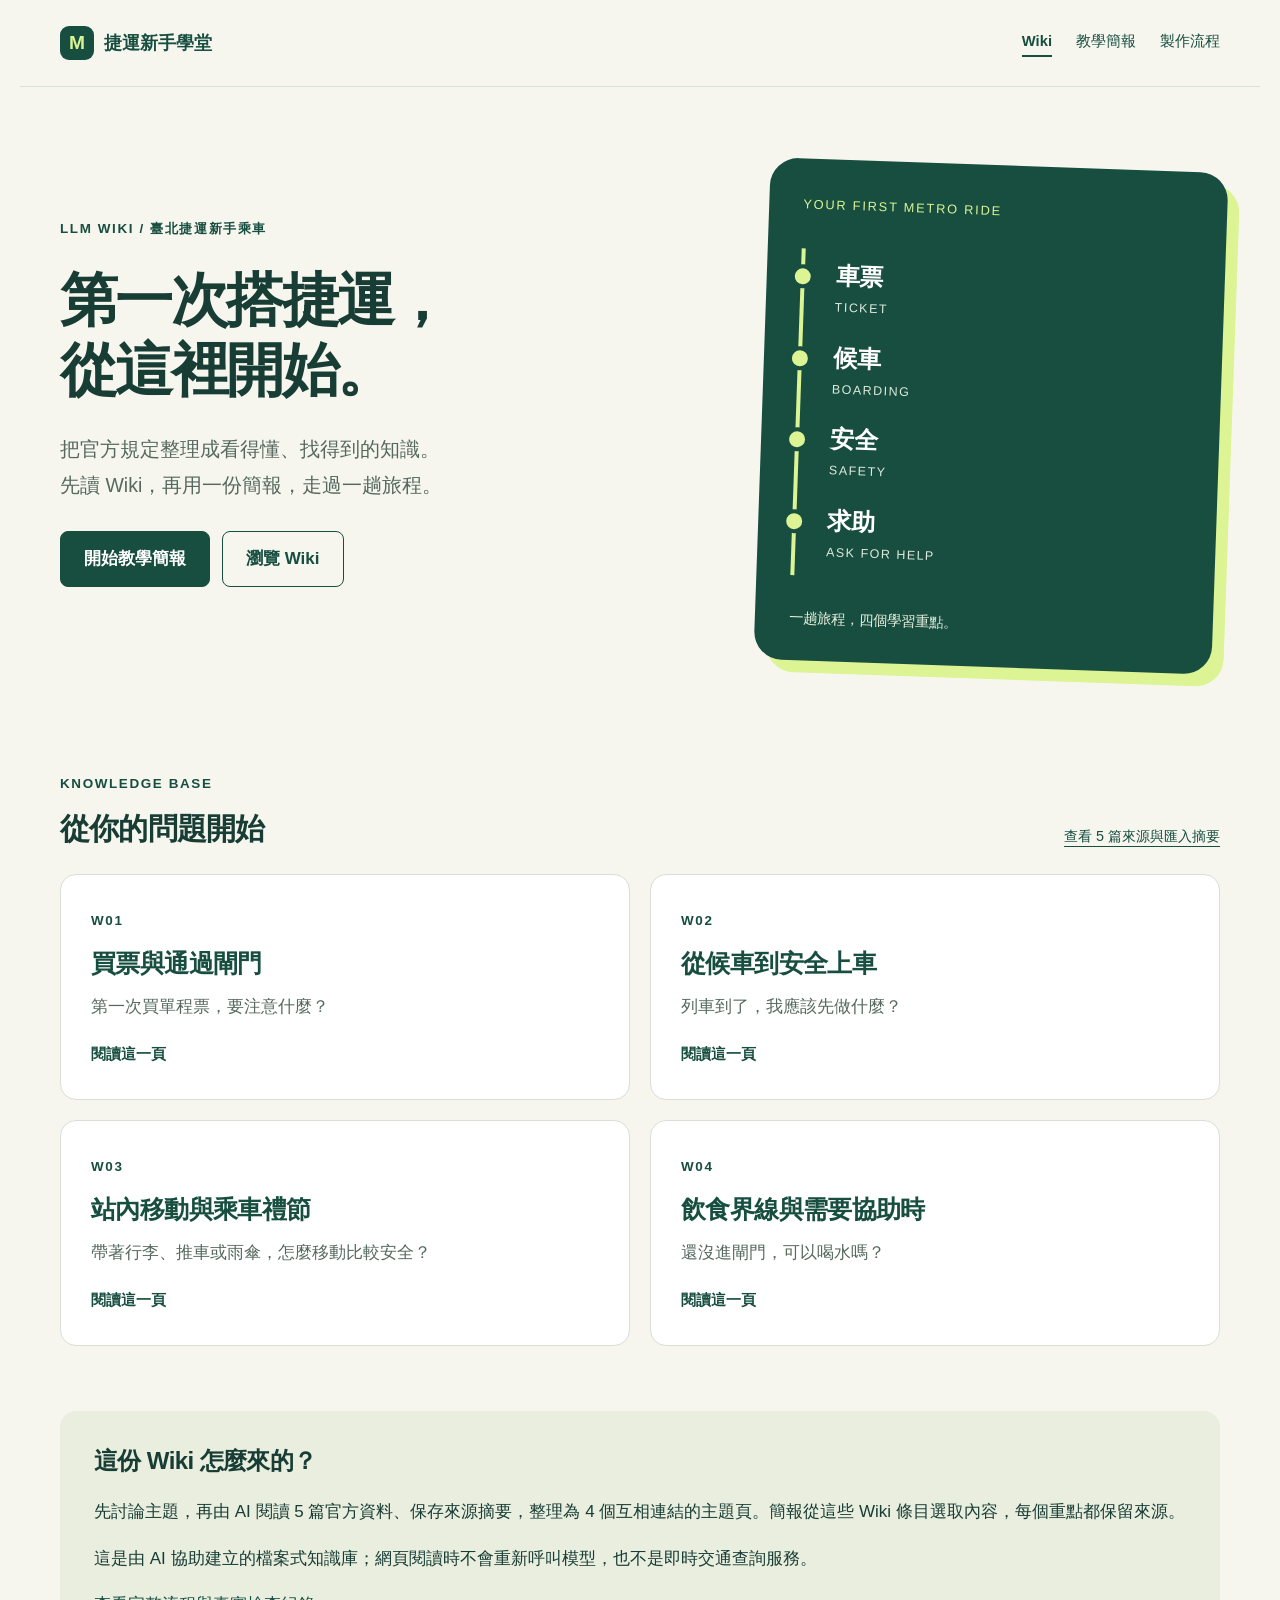
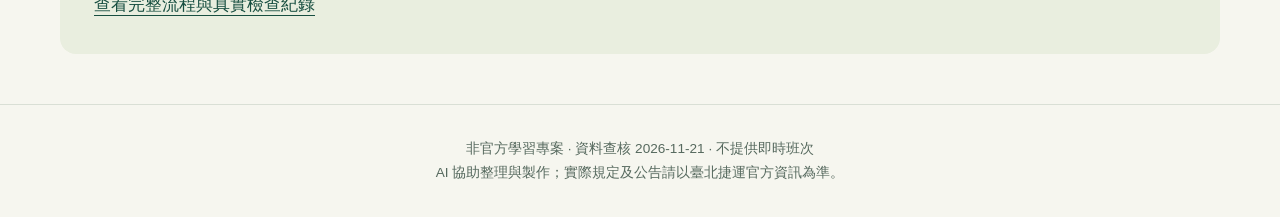
<file: index.html>
<!doctype html><html lang="zh-Hant"><head><meta charset="utf-8"><meta name="viewport" content="width=device-width, initial-scale=1"><meta name="description" content="以五篇臺北捷運官方資料整理的乘車知識庫與教學簡報。"><title>第一次搭捷運，從這裡開始｜捷運新手學堂</title><link rel="stylesheet" href="style.css"></head><body><a class="skip" href="#main">跳到內容</a><header class="site-header"><a class="brand" href="index.html"><span class="brand-mark" aria-hidden="true">M</span>捷運新手學堂</a><nav aria-label="主要導覽"><a aria-current=page href="index.html">Wiki</a><a  href="slides.html">教學簡報</a><a  href="workflow.html">製作流程</a></nav></header><main id="main"><section class="hero"><div><span class="eyebrow">LLM WIKI / 臺北捷運新手乘車</span><h1>第一次搭捷運，<br>從這裡開始。</h1><p class="lead">把官方規定整理成看得懂、找得到的知識。<br>先讀 Wiki，再用一份簡報，走過一趟旅程。</p><div class="actions"><a class="button" href="slides.html">開始教學簡報</a><a class="button secondary" href="#topics">瀏覽 Wiki</a></div></div><div class="journey-art" aria-label="本課學習順序：車票、候車、站內安全、求助"><span class="art-caption">YOUR FIRST METRO RIDE</span><ol><li>車票<span>TICKET</span></li><li>候車<span>BOARDING</span></li><li>安全<span>SAFETY</span></li><li>求助<span>ASK FOR HELP</span></li></ol><p>一趟旅程，四個學習重點。</p></div></section><section class="section" id="topics"><div class="section-heading"><div><span class="eyebrow">KNOWLEDGE BASE</span><h2>從你的問題開始</h2></div><a href="sources.html">查看 5 篇來源與匯入摘要</a></div><div class="wiki-grid"><a class="wiki-card" href="wiki-tickets.html"><span class="eyebrow">W01</span><h2>買票與通過閘門</h2><p>第一次買單程票，要注意什麼？</p><span class="text-link">閱讀這一頁</span></a><a class="wiki-card" href="wiki-boarding.html"><span class="eyebrow">W02</span><h2>從候車到安全上車</h2><p>列車到了，我應該先做什麼？</p><span class="text-link">閱讀這一頁</span></a><a class="wiki-card" href="wiki-station-safety.html"><span class="eyebrow">W03</span><h2>站內移動與乘車禮節</h2><p>帶著行李、推車或雨傘，怎麼移動比較安全？</p><span class="text-link">閱讀這一頁</span></a><a class="wiki-card" href="wiki-food-and-help.html"><span class="eyebrow">W04</span><h2>飲食界線與需要協助時</h2><p>還沒進閘門，可以喝水嗎？</p><span class="text-link">閱讀這一頁</span></a></div></section><section class="note-band"><h2>這份 Wiki 怎麼來的？</h2><p>先討論主題，再由 AI 閱讀 5 篇官方資料、保存來源摘要，整理為 4 個互相連結的主題頁。簡報從這些 Wiki 條目選取內容，每個重點都保留來源。</p><p>這是由 AI 協助建立的檔案式知識庫；網頁閱讀時不會重新呼叫模型，也不是即時交通查詢服務。</p><a href="workflow.html">查看完整流程與真實檢查紀錄</a></section></main><footer class="site-footer">非官方學習專案 · 資料查核 2026-11-21 · 不提供即時班次<br>AI 協助整理與製作；實際規定及公告請以臺北捷運官方資訊為準。</footer></body></html>
</file>
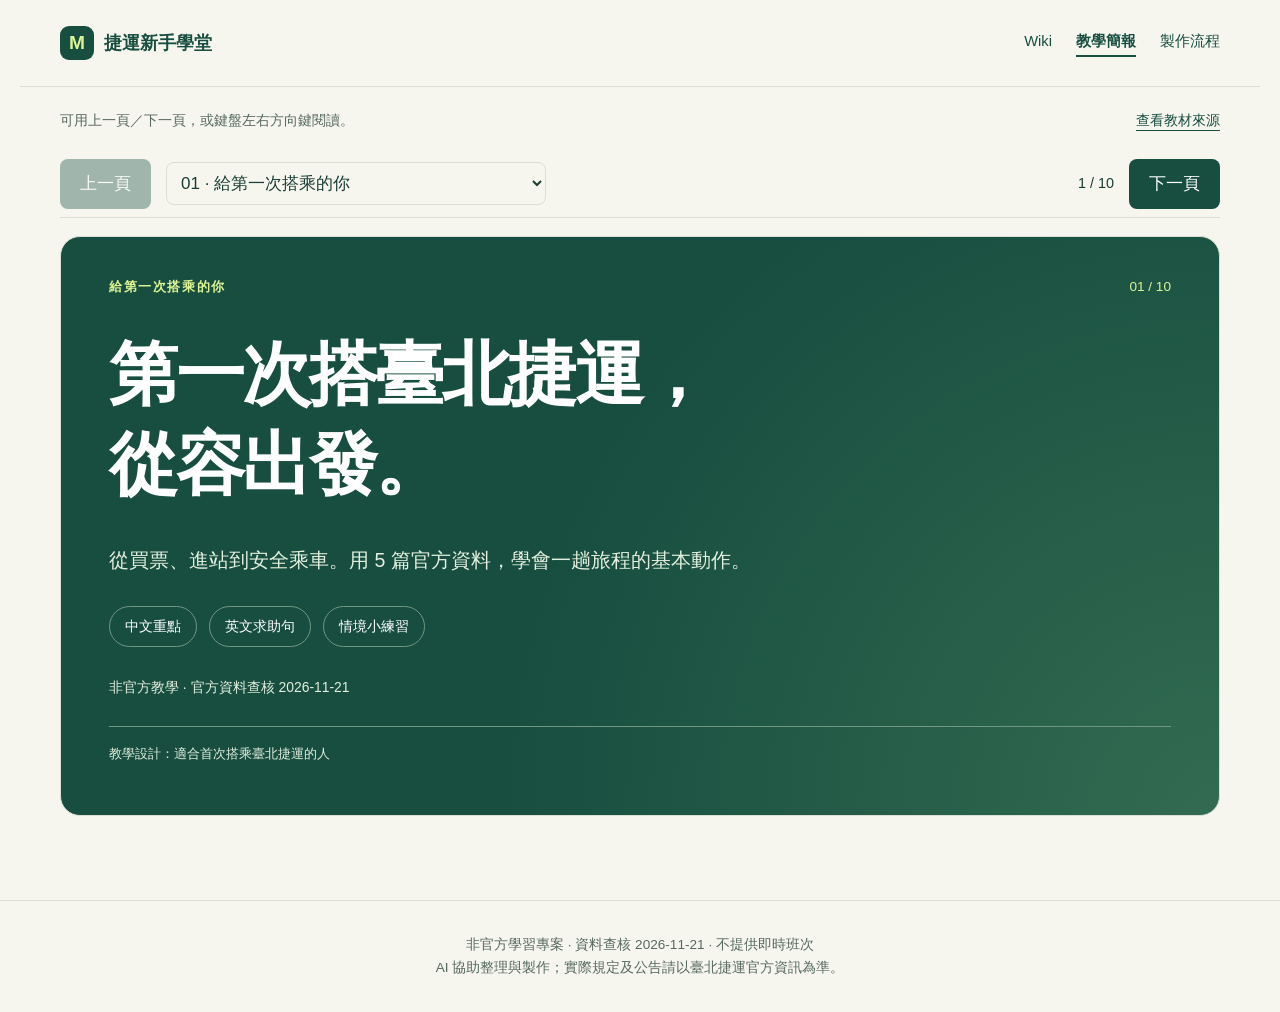
<file: slides.html>
<!doctype html><html lang="zh-Hant"><head><meta charset="utf-8"><meta name="viewport" content="width=device-width, initial-scale=1"><meta name="description" content="以五篇臺北捷運官方資料整理的乘車知識庫與教學簡報。"><title>第一次搭臺北捷運：教學簡報｜捷運新手學堂</title><link rel="stylesheet" href="style.css"></head><body><a class="skip" href="#main">跳到內容</a><header class="site-header"><a class="brand" href="index.html"><span class="brand-mark" aria-hidden="true">M</span>捷運新手學堂</a><nav aria-label="主要導覽"><a  href="index.html">Wiki</a><a aria-current=page href="slides.html">教學簡報</a><a  href="workflow.html">製作流程</a></nav></header><main id="main" class="deck"><h1 class="sr-only">第一次搭臺北捷運：教學簡報</h1><p class="deck-hint">可用上一頁／下一頁，或鍵盤左右方向鍵閱讀。<a href="sources.html">查看教材來源</a></p><div class="deck-controls"><button id="prev" type="button">上一頁</button><label for="slide-select" class="sr-only">選擇投影片</label><select id="slide-select"><option value="0">01 · 給第一次搭乘的你</option><option value="1">02 · 學習地圖</option><option value="2">03 · 買票與進站</option><option value="3">04 · 月臺與上車</option><option value="4">05 · 站內移動</option><option value="5">06 · 飲食界線</option><option value="6">07 · 一起舒服地搭車</option><option value="7">08 · 求助練習</option><option value="8">09 · 三題情境練習</option><option value="9">10 · 帶著這些重點出發</option></select><span id="progress" aria-live="polite">1 / 10</span><button id="next" type="button">下一頁</button></div><div id="slides"><section class="slide cover" id="slide-1" aria-labelledby="title-1"><div class="slide-topline"><span class="eyebrow">給第一次搭乘的你</span><span class="slide-number">01 / 10</span></div><h2 id="title-1">第一次搭臺北捷運，<br>從容出發。</h2><p class="lead">從買票、進站到安全乘車。用 5 篇官方資料，學會一趟旅程的基本動作。</p><div class="lesson-tags"><span>中文重點</span><span>英文求助句</span><span>情境小練習</span></div><p class="meta">非官方教學 · 官方資料查核 2026-11-21</p><div class="slide-references">教學設計：適合首次搭乘臺北捷運的人</div></section><section class="slide route" id="slide-2" aria-labelledby="title-2"><div class="slide-topline"><span class="eyebrow">學習地圖</span><span class="slide-number">02 / 10</span></div><h2 id="title-2">今天學會這四件事</h2><p class="lead">上完後，你能辨認票種、依序上車、選擇安全的站內移動方式，並知道何時求助。</p><ol class="learning-route"><li><a href="wiki-tickets.html">買票與通過閘門</a></li><li><a href="wiki-boarding.html">從候車到安全上車</a></li><li><a href="wiki-station-safety.html">站內移動與乘車禮節</a></li><li><a href="wiki-food-and-help.html">飲食界線與需要協助時</a></li></ol><div class="slide-references">Wiki 依據：<a href="wiki-tickets.html">W01 買票與通過閘門</a> · <a href="wiki-boarding.html">W02 從候車到安全上車</a> · <a href="wiki-station-safety.html">W03 站內移動與乘車禮節</a> · <a href="wiki-food-and-help.html">W04 飲食界線與需要協助時</a></div></section><section class="slide content" id="slide-3" aria-labelledby="title-3"><div class="slide-topline"><span class="eyebrow">買票與進站</span><span class="slide-number">03 / 10</span></div><h2 id="title-3">買了單程票，<br>隔天還能用嗎？</h2><div class="slide-claims"><article class="claim" id="ticket-validity"><h3>當天購買，當天使用</h3><p>單程票發售當日有效。若打算隔天搭乘，不要把今天買的單程票留到明天用。</p><div class="source-line"><a href="sources.html#S01">S01 單程票</a></div></article><article class="claim" id="ticket-gates"><h3>一般單程票：進站感應，出站回收</h3><p>使用一般單程票進站時感應票卡；出站時由閘門回收。</p><div class="source-line"><a href="sources.html#S01">S01 單程票</a></div></article><article class="claim" id="qr-gates"><h3>QR 單程票：進出站都掃碼</h3><p>QR 單程票在進站及出站時都需掃描 QR 碼，不使用一般單程票的回收方式。</p><div class="source-line"><a href="sources.html#S01">S01 單程票</a></div></article></div><aside class="phrase"><span class="eyebrow">一句英文，開口求助</span><p lang="en">Could you show me how to use this ticket?</p><p>可以教我怎麼使用這張票嗎？</p><small>AI 編寫的練習句，非官方翻譯</small></aside><div class="slide-references">Wiki 依據：<a href="wiki-tickets.html">W01 買票與通過閘門</a></div></section><section class="slide content" id="slide-4" aria-labelledby="title-4"><div class="slide-topline"><span class="eyebrow">月臺與上車</span><span class="slide-number">04 / 10</span></div><h2 id="title-4">列車到了，<br>先讓下車的人離開。</h2><div class="slide-claims"><article class="claim" id="queue"><h3>依白線排隊，不跨越黃色警戒線</h3><p>候車時依排隊線等候，保留通行空間，並留在黃色警戒線內側的安全區域。</p><div class="source-line"><a href="sources.html#S02">S02 月臺文字說明</a></div></article><article class="claim" id="alight-first"><h3>先下後上，留意月臺間隙</h3><p>讓下車旅客先離開，再上車；上下車時留意列車與月臺間隙。</p><div class="source-line"><a href="sources.html#S02">S02 月臺文字說明</a></div></article><article class="claim" id="closing-doors"><h3>警示音響起，就等下一班</h3><p>車門關閉警示音響起或警示燈閃爍時，不強行進出，也不以身體或物品阻擋車門。</p><div class="source-line"><a href="sources.html#S02">S02 月臺文字說明</a></div></article></div><div class="slide-references">Wiki 依據：<a href="wiki-boarding.html">W02 從候車到安全上車</a></div></section><section class="slide content" id="slide-5" aria-labelledby="title-5"><div class="slide-topline"><span class="eyebrow">站內移動</span><span class="slide-number">05 / 10</span></div><h2 id="title-5">帶推車或大行李，<br>換一條安全的路。</h2><div class="slide-claims"><article class="claim" id="escalator"><h3>看方向、站穩、握扶手</h3><p>使用電扶梯前確認行進方向，搭乘時站穩並握好扶手，不奔跑；離開後不要停在出口。</p><div class="source-line"><a href="sources.html#S03">S03 使用電扶梯時文字說明</a></div></article><article class="claim" id="elevator"><h3>推車及大型行李改搭電梯</h3><p>嬰兒車、手推車及大型行李不應推上電扶梯。有相關需求時改搭電梯，並禮讓需要協助的旅客。</p><div class="source-line"><a href="sources.html#S03">S03 使用電扶梯時文字說明</a> · <a href="sources.html#S05">S05 捷運禮節及安全宣導文字說明</a></div></article></div><aside class="phrase"><span class="eyebrow">一句英文，開口求助</span><p lang="en">Where is the elevator, please?</p><p>請問電梯在哪裡？</p><small>AI 編寫的練習句，非官方翻譯</small></aside><div class="slide-references">Wiki 依據：<a href="wiki-station-safety.html">W03 站內移動與乘車禮節</a></div></section><section class="slide content" id="slide-6" aria-labelledby="title-6"><div class="slide-topline"><span class="eyebrow">飲食界線</span><span class="slide-number">06 / 10</span></div><h2 id="title-6">還沒進閘門，<br>也可能已在禁飲食區。</h2><div class="slide-claims"><article class="claim" id="food-line"><h3>看禁止飲食線，不只看閘門</h3><p>禁止飲食範圍從閘門前的黃色禁止飲食線內開始，喝水也包含在內。進入前先收妥食物及飲料。</p><div class="source-line"><a href="sources.html#S04">S04 捷運系統內旅客禁止飲食規定與範圍</a> · <a href="sources.html#S05">S05 捷運禮節及安全宣導文字說明</a></div></article><article class="claim" id="food-exceptions"><h3>有特殊需求，先尋求協助</h3><p>因疾病、身體不適或嬰幼兒需要飲水、服藥、進食時，可洽站務人員協助。官方說明也列有依法保障的母乳哺育情形，不應把一般禁令說成毫無例外。</p><div class="source-line"><a href="sources.html#S04">S04 捷運系統內旅客禁止飲食規定與範圍</a></div></article></div><aside class="phrase"><span class="eyebrow">一句英文，開口求助</span><p lang="en">I need to take my medicine. Could you help me?</p><p>我需要服藥，可以請您協助嗎？</p><small>AI 編寫的練習句，非官方翻譯</small></aside><div class="slide-references">Wiki 依據：<a href="wiki-food-and-help.html">W04 飲食界線與需要協助時</a></div></section><section class="slide content" id="slide-7" aria-labelledby="title-7"><div class="slide-topline"><span class="eyebrow">一起舒服地搭車</span><span class="slide-number">07 / 10</span></div><h2 id="title-7">把一點空間，<br>留給需要的人。</h2><div class="slide-claims"><article class="claim" id="rain-phone"><h3>收好雨具，走路時留意周圍</h3><p>雨天收妥雨具並留意濕滑地面；走路或上下樓梯時，不一邊走一邊使用手機。</p><div class="source-line"><a href="sources.html#S05">S05 捷運禮節及安全宣導文字說明</a></div></article><article class="claim" id="courtesy"><h3>把空間留給需要的人</h3><p>禮讓有需要的旅客使用電梯、閘門與座位。</p><div class="source-line"><a href="sources.html#S05">S05 捷運禮節及安全宣導文字說明</a></div></article></div><div class="slide-references">Wiki 依據：<a href="wiki-station-safety.html">W03 站內移動與乘車禮節</a></div></section><section class="slide content" id="slide-8" aria-labelledby="title-8"><div class="slide-topline"><span class="eyebrow">求助練習</span><span class="slide-number">08 / 10</span></div><h2 id="title-8">東西掉到軌道上？<br>先找站務人員。</h2><div class="slide-claims"><article class="claim" id="track-object"><h3>物品掉落軌道，請站務人員協助</h3><p>不要自行進入軌道區撿拾物品，應透過月臺對講機等方式通知站務人員。</p><div class="source-line"><a href="sources.html#S02">S02 月臺文字說明</a></div></article></div><aside class="phrase"><span class="eyebrow">一句英文，開口求助</span><p lang="en">I dropped something onto the tracks. Could you help me?</p><p>我的東西掉到軌道上了，可以幫忙嗎？</p><small>AI 編寫的練習句，非官方翻譯</small></aside><div class="slide-references">Wiki 依據：<a href="wiki-boarding.html">W02 從候車到安全上車</a></div></section><section class="slide quiz" id="slide-9" aria-labelledby="title-9"><div class="slide-topline"><span class="eyebrow">三題情境練習</span><span class="slide-number">09 / 10</span></div><h2 id="title-9">換你試試看</h2><p class="lead">先說出你的答案，再展開說明。</p><div class="quiz"><details><summary>今天買的一般單程票，明天可以使用嗎？</summary><p>不可以。單程票發售當日有效。<a href="wiki-tickets.html#ticket-validity">查看 Wiki 依據</a></p></details><details><summary>關門警示音響起，朋友還沒上車，可以擋門嗎？</summary><p>不可以。不要強行進出或阻擋車門，等待下一班。<a href="wiki-boarding.html#closing-doors">查看 Wiki 依據</a></p></details><details><summary>還沒通過閘門，是否就一定可以喝水？</summary><p>不是。要看是否已進入黃色禁止飲食線內；需要服藥等特殊情形可洽站務人員協助。<a href="wiki-food-and-help.html#food-line">查看 Wiki 依據</a></p></details></div><div class="slide-references">Wiki 依據：<a href="wiki-tickets.html">W01 買票與通過閘門</a> · <a href="wiki-boarding.html">W02 從候車到安全上車</a> · <a href="wiki-food-and-help.html">W04 飲食界線與需要協助時</a></div></section><section class="slide end" id="slide-10" aria-labelledby="title-10"><div class="slide-topline"><span class="eyebrow">帶著這些重點出發</span><span class="slide-number">10 / 10</span></div><h2 id="title-10">知道怎麼搭，<br>也知道去哪裡確認。</h2><p class="lead">當日用票、先下後上、站穩握好、需要時求助。</p><div class="end-links"><a class="button" href="index.html">回到 Wiki 查重點</a><a class="button secondary" href="sources.html">查看官方資料</a></div><p>英文求助句是 AI 編寫的練習內容，非官方翻譯。這份課程不包含即時班次或個別路線規劃。</p><div class="slide-references">Wiki 依據：<a href="wiki-tickets.html">W01 買票與通過閘門</a> · <a href="wiki-boarding.html">W02 從候車到安全上車</a> · <a href="wiki-station-safety.html">W03 站內移動與乘車禮節</a> · <a href="wiki-food-and-help.html">W04 飲食界線與需要協助時</a></div></section></div><noscript><p>JavaScript 未開啟，以下已顯示全部投影片，可直接往下閱讀。</p></noscript></main><footer class="site-footer">非官方學習專案 · 資料查核 2026-11-21 · 不提供即時班次<br>AI 協助整理與製作；實際規定及公告請以臺北捷運官方資訊為準。</footer><script src="slides.js"></script></body></html>
</file>
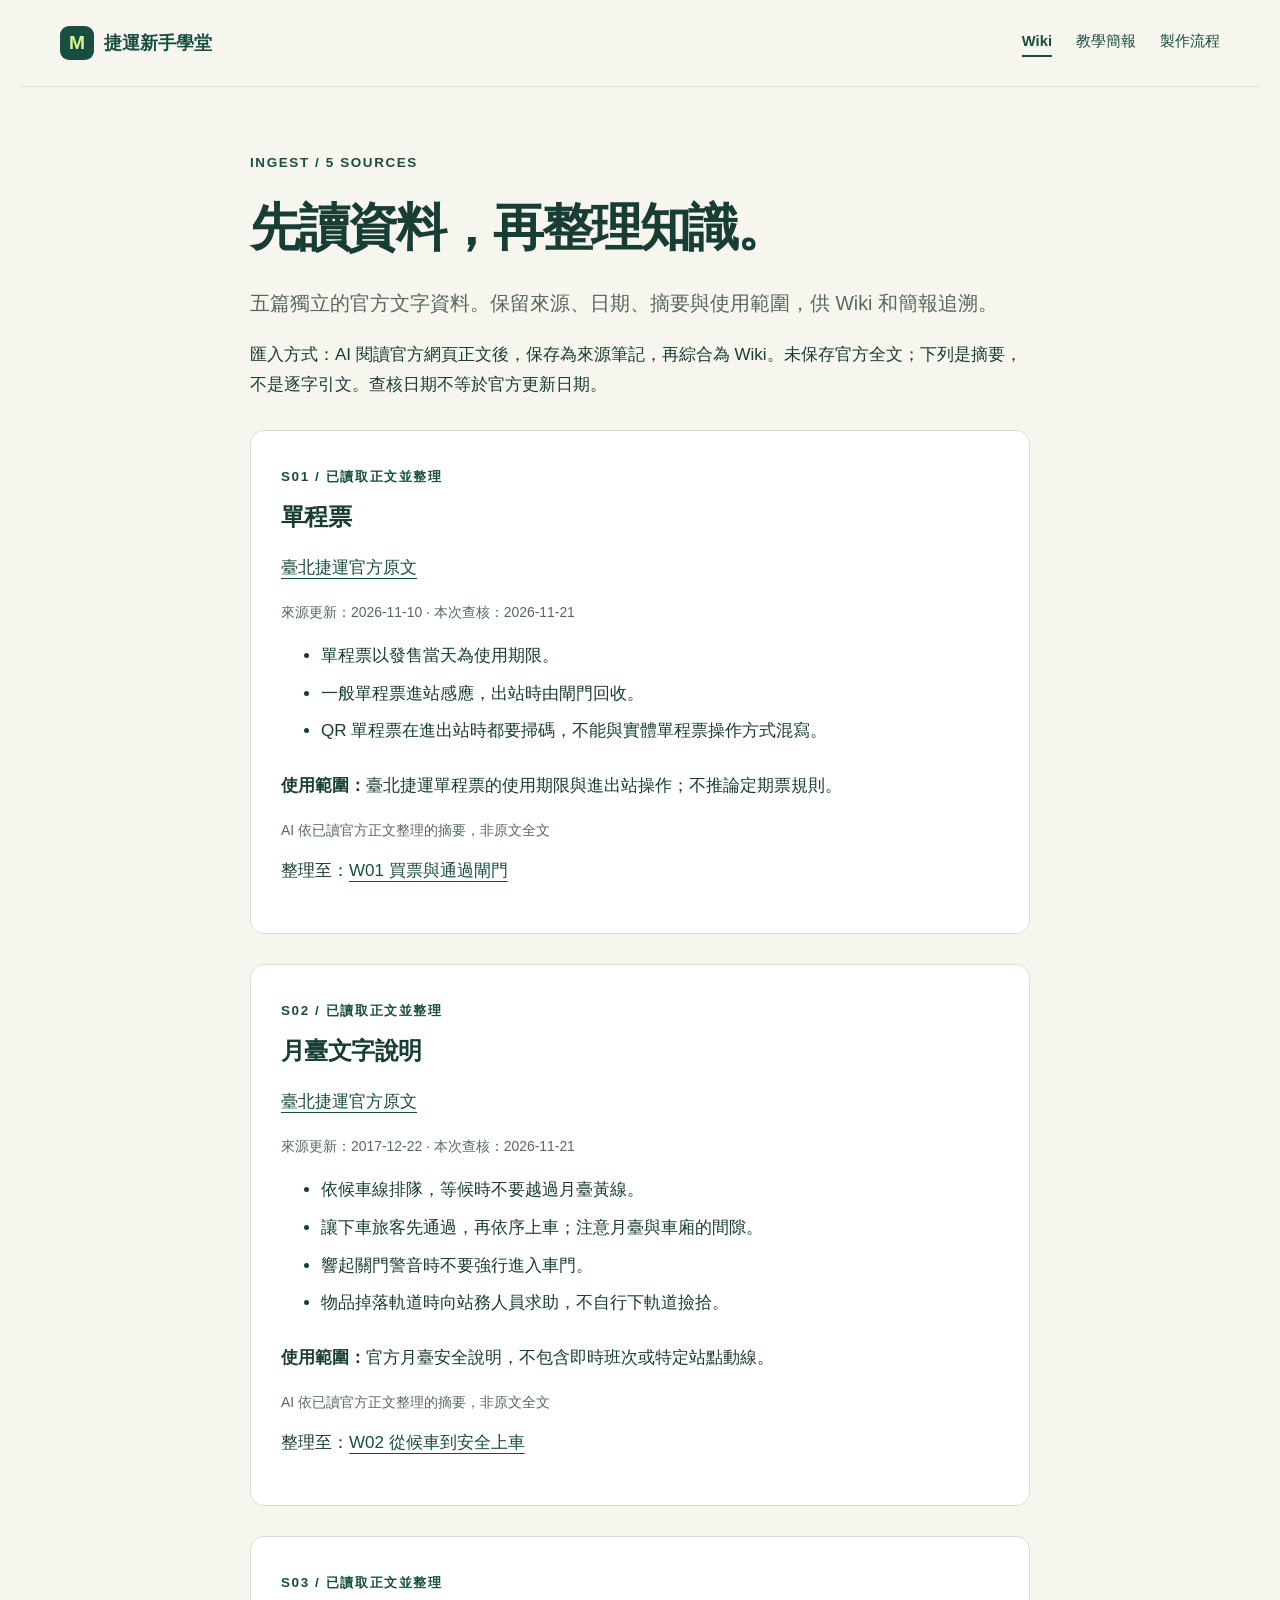
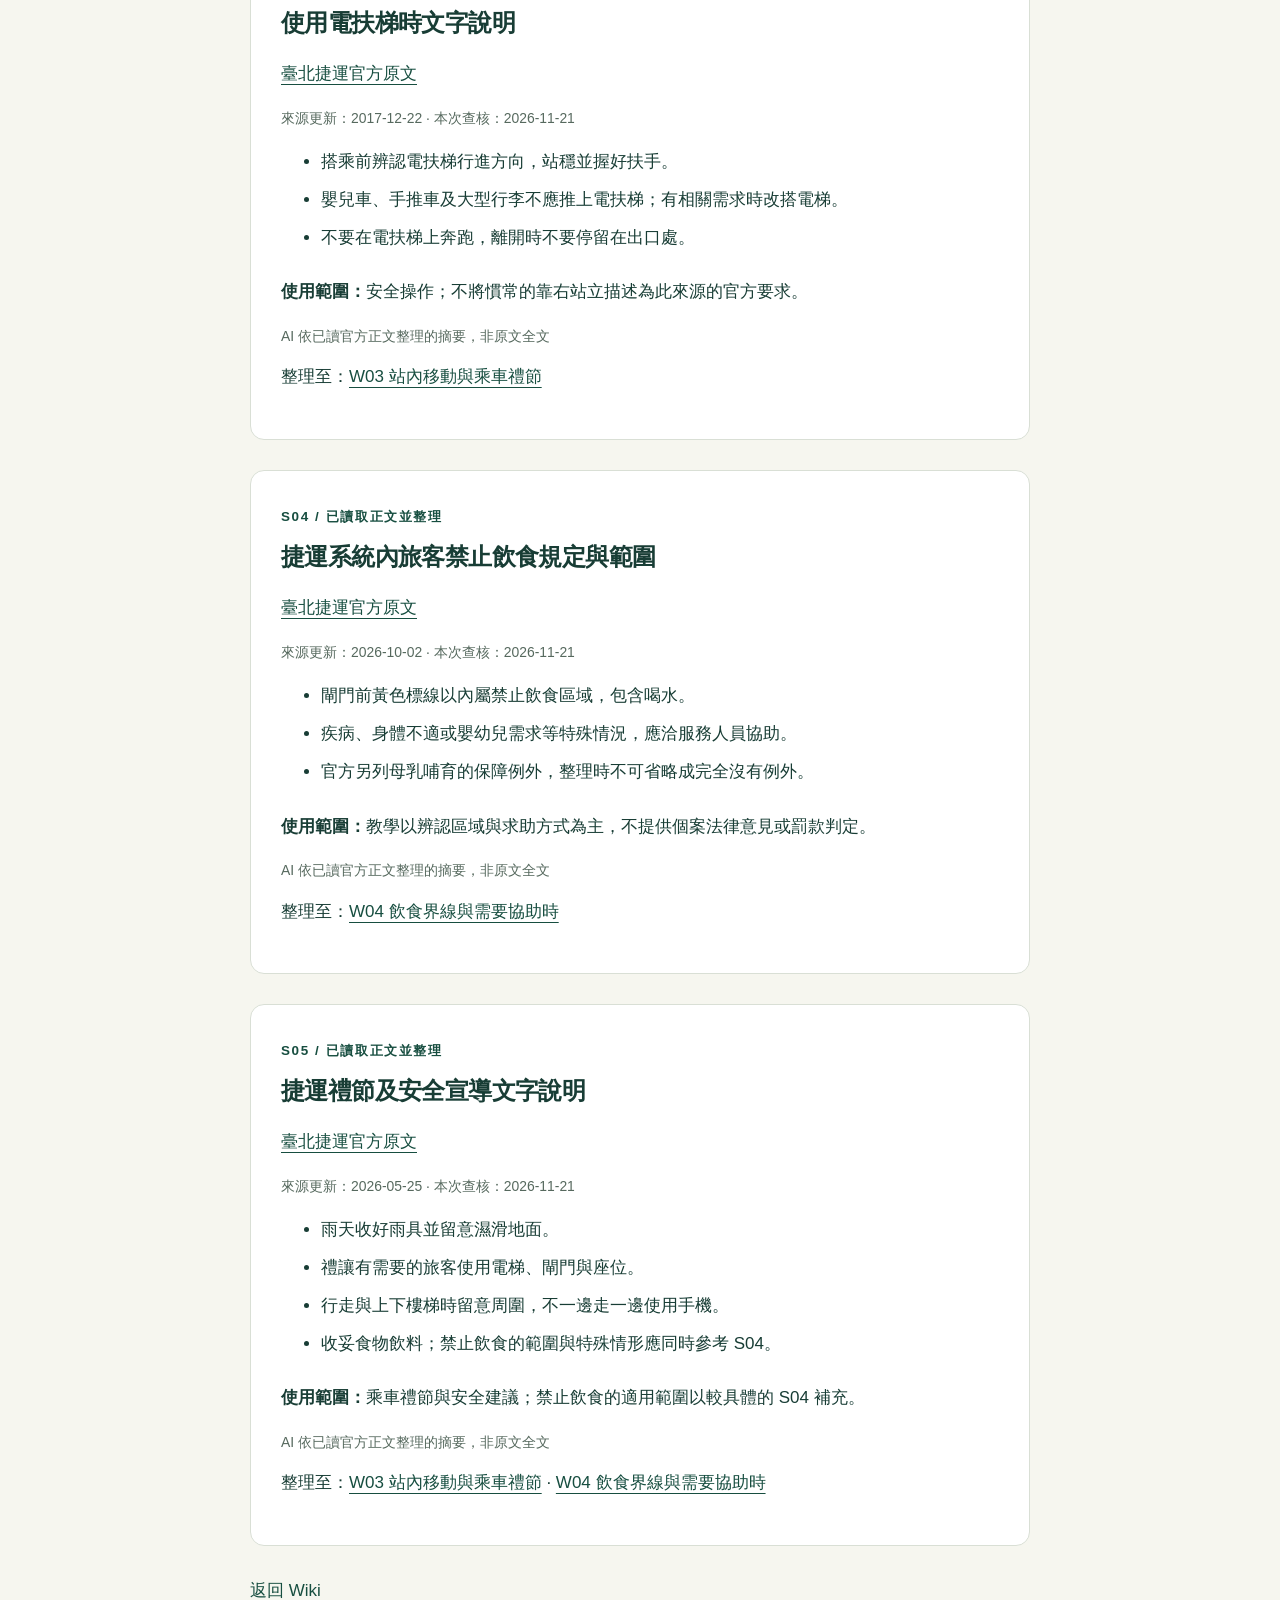
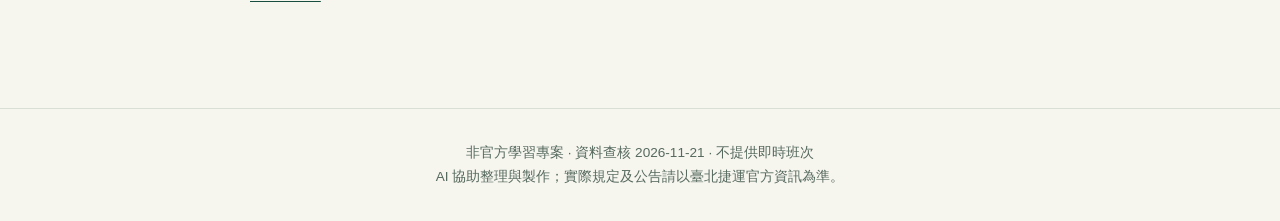
<file: sources.html>
<!doctype html><html lang="zh-Hant"><head><meta charset="utf-8"><meta name="viewport" content="width=device-width, initial-scale=1"><meta name="description" content="以五篇臺北捷運官方資料整理的乘車知識庫與教學簡報。"><title>來源與匯入摘要｜捷運新手學堂</title><link rel="stylesheet" href="style.css"></head><body><a class="skip" href="#main">跳到內容</a><header class="site-header"><a class="brand" href="index.html"><span class="brand-mark" aria-hidden="true">M</span>捷運新手學堂</a><nav aria-label="主要導覽"><a aria-current=page href="index.html">Wiki</a><a  href="slides.html">教學簡報</a><a  href="workflow.html">製作流程</a></nav></header><main id="main" class="reading"><span class="eyebrow">INGEST / 5 SOURCES</span><h1>先讀資料，再整理知識。</h1><p class="lead">五篇獨立的官方文字資料。保留來源、日期、摘要與使用範圍，供 Wiki 和簡報追溯。</p><p>匯入方式：AI 閱讀官方網頁正文後，保存為來源筆記，再綜合為 Wiki。未保存官方全文；下列是摘要，不是逐字引文。查核日期不等於官方更新日期。</p><article class="source-card" id="S01"><span class="eyebrow">S01 / 已讀取正文並整理</span><h2>單程票</h2><p><a href="https://www.metro.taipei/cp.aspx?n=CEF54168B23F73B4&amp;s=AD70DC4F6A708EA7">臺北捷運官方原文</a></p><p class="meta">來源更新：2026-11-10 · 本次查核：2026-11-21</p><ul><li>單程票以發售當天為使用期限。</li><li>一般單程票進站感應，出站時由閘門回收。</li><li>QR 單程票在進出站時都要掃碼，不能與實體單程票操作方式混寫。</li></ul><p><strong>使用範圍：</strong>臺北捷運單程票的使用期限與進出站操作；不推論定期票規則。</p><p class="meta">AI 依已讀官方正文整理的摘要，非原文全文</p><p>整理至：<a href="wiki-tickets.html">W01 買票與通過閘門</a></p></article><article class="source-card" id="S02"><span class="eyebrow">S02 / 已讀取正文並整理</span><h2>月臺文字說明</h2><p><a href="https://www.metro.taipei/cp.aspx?n=1CA42956BE125ECD&amp;s=B367BE618D11B56C">臺北捷運官方原文</a></p><p class="meta">來源更新：2017-12-22 · 本次查核：2026-11-21</p><ul><li>依候車線排隊，等候時不要越過月臺黃線。</li><li>讓下車旅客先通過，再依序上車；注意月臺與車廂的間隙。</li><li>響起關門警音時不要強行進入車門。</li><li>物品掉落軌道時向站務人員求助，不自行下軌道撿拾。</li></ul><p><strong>使用範圍：</strong>官方月臺安全說明，不包含即時班次或特定站點動線。</p><p class="meta">AI 依已讀官方正文整理的摘要，非原文全文</p><p>整理至：<a href="wiki-boarding.html">W02 從候車到安全上車</a></p></article><article class="source-card" id="S03"><span class="eyebrow">S03 / 已讀取正文並整理</span><h2>使用電扶梯時文字說明</h2><p><a href="https://www.metro.taipei/cp.aspx?n=1CA42956BE125ECD&amp;s=C173FAF89B446F92">臺北捷運官方原文</a></p><p class="meta">來源更新：2017-12-22 · 本次查核：2026-11-21</p><ul><li>搭乘前辨認電扶梯行進方向，站穩並握好扶手。</li><li>嬰兒車、手推車及大型行李不應推上電扶梯；有相關需求時改搭電梯。</li><li>不要在電扶梯上奔跑，離開時不要停留在出口處。</li></ul><p><strong>使用範圍：</strong>安全操作；不將慣常的靠右站立描述為此來源的官方要求。</p><p class="meta">AI 依已讀官方正文整理的摘要，非原文全文</p><p>整理至：<a href="wiki-station-safety.html">W03 站內移動與乘車禮節</a></p></article><article class="source-card" id="S04"><span class="eyebrow">S04 / 已讀取正文並整理</span><h2>捷運系統內旅客禁止飲食規定與範圍</h2><p><a href="https://www.metro.taipei/News_Content.aspx?n=566DA580861CEE77&amp;s=CBB430D2363C29FC&amp;sms=87415A8B9CE81B16">臺北捷運官方原文</a></p><p class="meta">來源更新：2026-10-02 · 本次查核：2026-11-21</p><ul><li>閘門前黃色標線以內屬禁止飲食區域，包含喝水。</li><li>疾病、身體不適或嬰幼兒需求等特殊情況，應洽服務人員協助。</li><li>官方另列母乳哺育的保障例外，整理時不可省略成完全沒有例外。</li></ul><p><strong>使用範圍：</strong>教學以辨認區域與求助方式為主，不提供個案法律意見或罰款判定。</p><p class="meta">AI 依已讀官方正文整理的摘要，非原文全文</p><p>整理至：<a href="wiki-food-and-help.html">W04 飲食界線與需要協助時</a></p></article><article class="source-card" id="S05"><span class="eyebrow">S05 / 已讀取正文並整理</span><h2>捷運禮節及安全宣導文字說明</h2><p><a href="https://www.metro.taipei/cp.aspx?n=DCAA9A07C771310B">臺北捷運官方原文</a></p><p class="meta">來源更新：2026-05-25 · 本次查核：2026-11-21</p><ul><li>雨天收好雨具並留意濕滑地面。</li><li>禮讓有需要的旅客使用電梯、閘門與座位。</li><li>行走與上下樓梯時留意周圍，不一邊走一邊使用手機。</li><li>收妥食物飲料；禁止飲食的範圍與特殊情形應同時參考 S04。</li></ul><p><strong>使用範圍：</strong>乘車禮節與安全建議；禁止飲食的適用範圍以較具體的 S04 補充。</p><p class="meta">AI 依已讀官方正文整理的摘要，非原文全文</p><p>整理至：<a href="wiki-station-safety.html">W03 站內移動與乘車禮節</a> · <a href="wiki-food-and-help.html">W04 飲食界線與需要協助時</a></p></article><p><a href="index.html">返回 Wiki</a></p></main><footer class="site-footer">非官方學習專案 · 資料查核 2026-11-21 · 不提供即時班次<br>AI 協助整理與製作；實際規定及公告請以臺北捷運官方資訊為準。</footer></body></html>
</file>
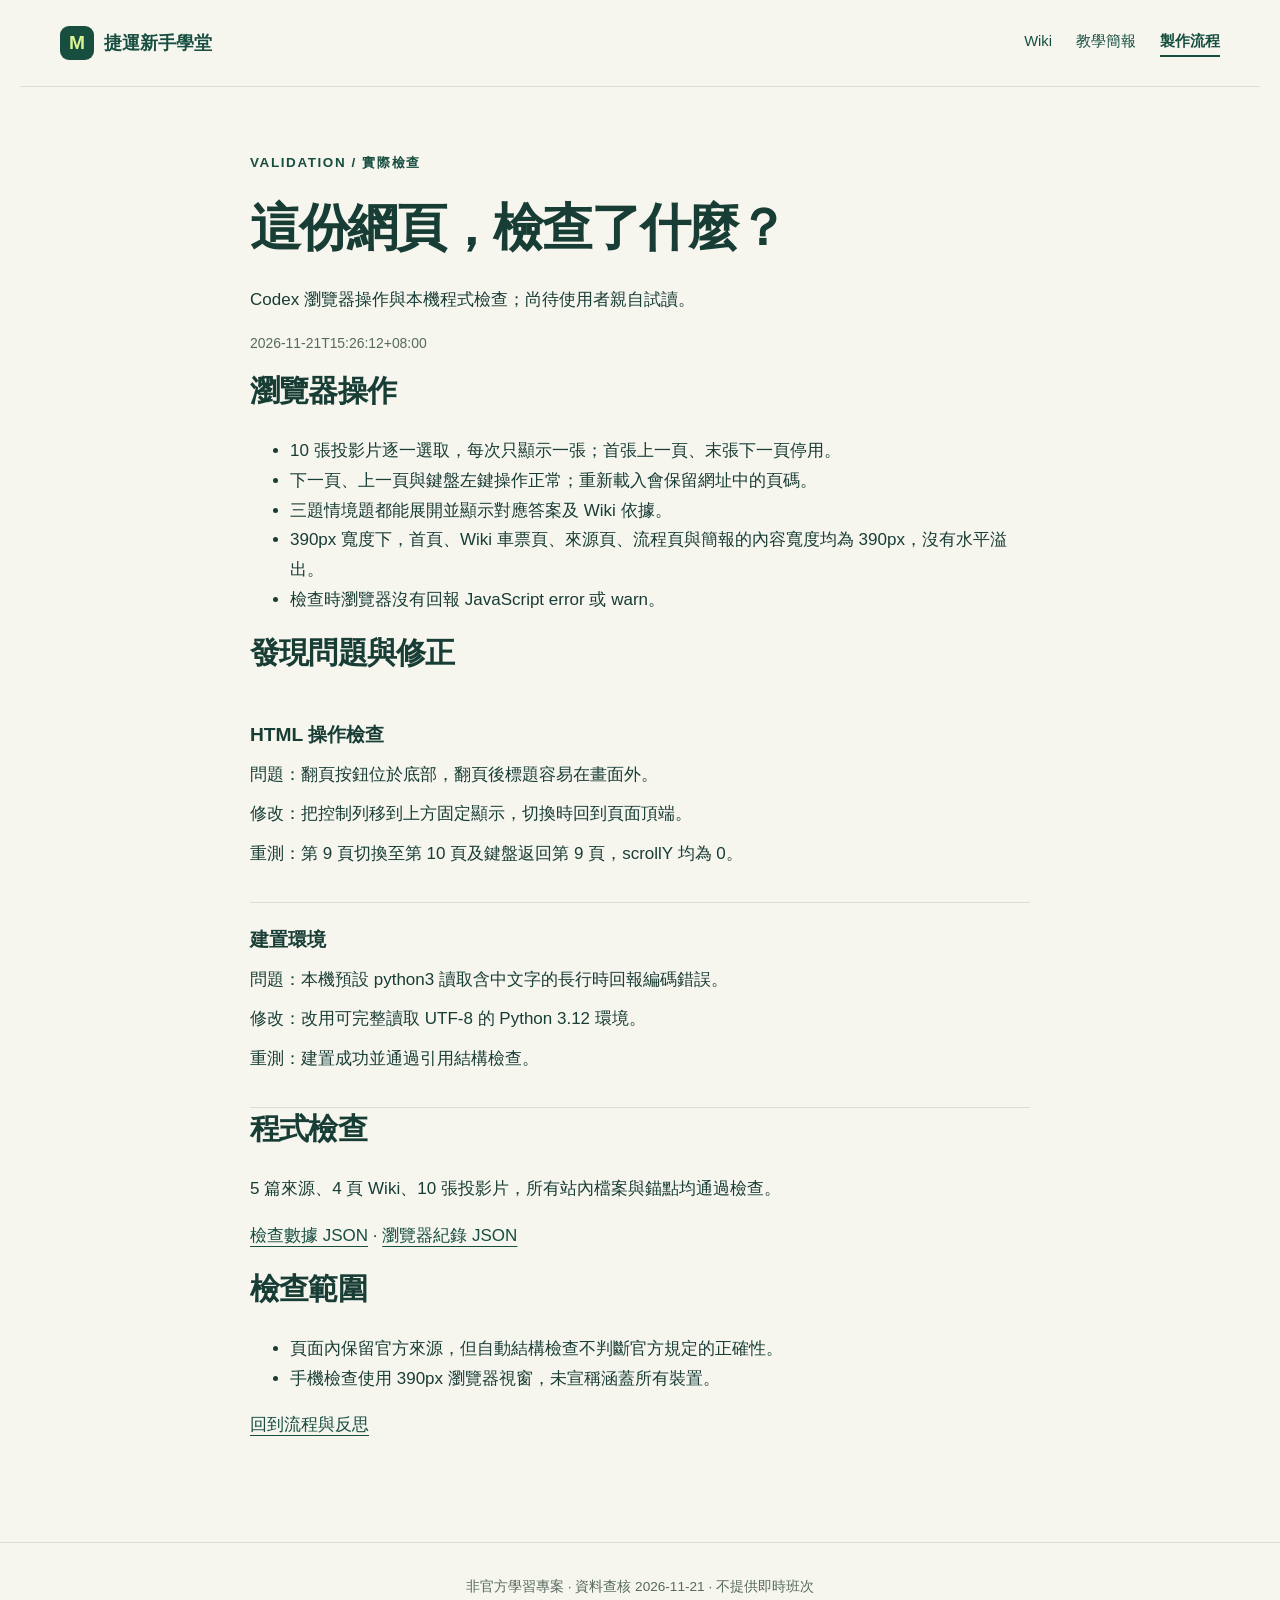
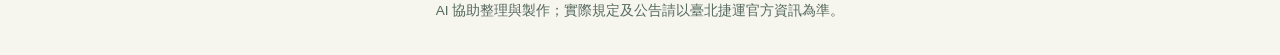
<file: validation.html>
<!doctype html><html lang="zh-Hant"><head><meta charset="utf-8"><meta name="viewport" content="width=device-width, initial-scale=1"><meta name="description" content="以五篇臺北捷運官方資料整理的乘車知識庫與教學簡報。"><title>網頁驗證紀錄｜捷運新手學堂</title><link rel="stylesheet" href="style.css"></head><body><a class="skip" href="#main">跳到內容</a><header class="site-header"><a class="brand" href="index.html"><span class="brand-mark" aria-hidden="true">M</span>捷運新手學堂</a><nav aria-label="主要導覽"><a  href="index.html">Wiki</a><a  href="slides.html">教學簡報</a><a aria-current=page href="workflow.html">製作流程</a></nav></header><main id="main" class="reading"><span class="eyebrow">VALIDATION / 實際檢查</span><h1>這份網頁，檢查了什麼？</h1><p>Codex 瀏覽器操作與本機程式檢查；尚待使用者親自試讀。</p><p class="meta">2026-11-21T15:26:12+08:00</p><h2>瀏覽器操作</h2><ul><li>10 張投影片逐一選取，每次只顯示一張；首張上一頁、末張下一頁停用。</li><li>下一頁、上一頁與鍵盤左鍵操作正常；重新載入會保留網址中的頁碼。</li><li>三題情境題都能展開並顯示對應答案及 Wiki 依據。</li><li>390px 寬度下，首頁、Wiki 車票頁、來源頁、流程頁與簡報的內容寬度均為 390px，沒有水平溢出。</li><li>檢查時瀏覽器沒有回報 JavaScript error 或 warn。</li></ul><h2>發現問題與修正</h2><article class="claim"><h3>HTML 操作檢查</h3><p>問題：翻頁按鈕位於底部，翻頁後標題容易在畫面外。</p><p>修改：把控制列移到上方固定顯示，切換時回到頁面頂端。</p><p>重測：第 9 頁切換至第 10 頁及鍵盤返回第 9 頁，scrollY 均為 0。</p></article><article class="claim"><h3>建置環境</h3><p>問題：本機預設 python3 讀取含中文字的長行時回報編碼錯誤。</p><p>修改：改用可完整讀取 UTF-8 的 Python 3.12 環境。</p><p>重測：建置成功並通過引用結構檢查。</p></article><h2>程式檢查</h2><p>5 篇來源、4 頁 Wiki、10 張投影片，所有站內檔案與錨點均通過檢查。</p><p><a href="structure-check.json">檢查數據 JSON</a> · <a href="browser-check.json">瀏覽器紀錄 JSON</a></p><h2>檢查範圍</h2><ul><li>頁面內保留官方來源，但自動結構檢查不判斷官方規定的正確性。</li><li>手機檢查使用 390px 瀏覽器視窗，未宣稱涵蓋所有裝置。</li></ul><p><a href="workflow.html">回到流程與反思</a></p></main><footer class="site-footer">非官方學習專案 · 資料查核 2026-11-21 · 不提供即時班次<br>AI 協助整理與製作；實際規定及公告請以臺北捷運官方資訊為準。</footer></body></html>
</file>
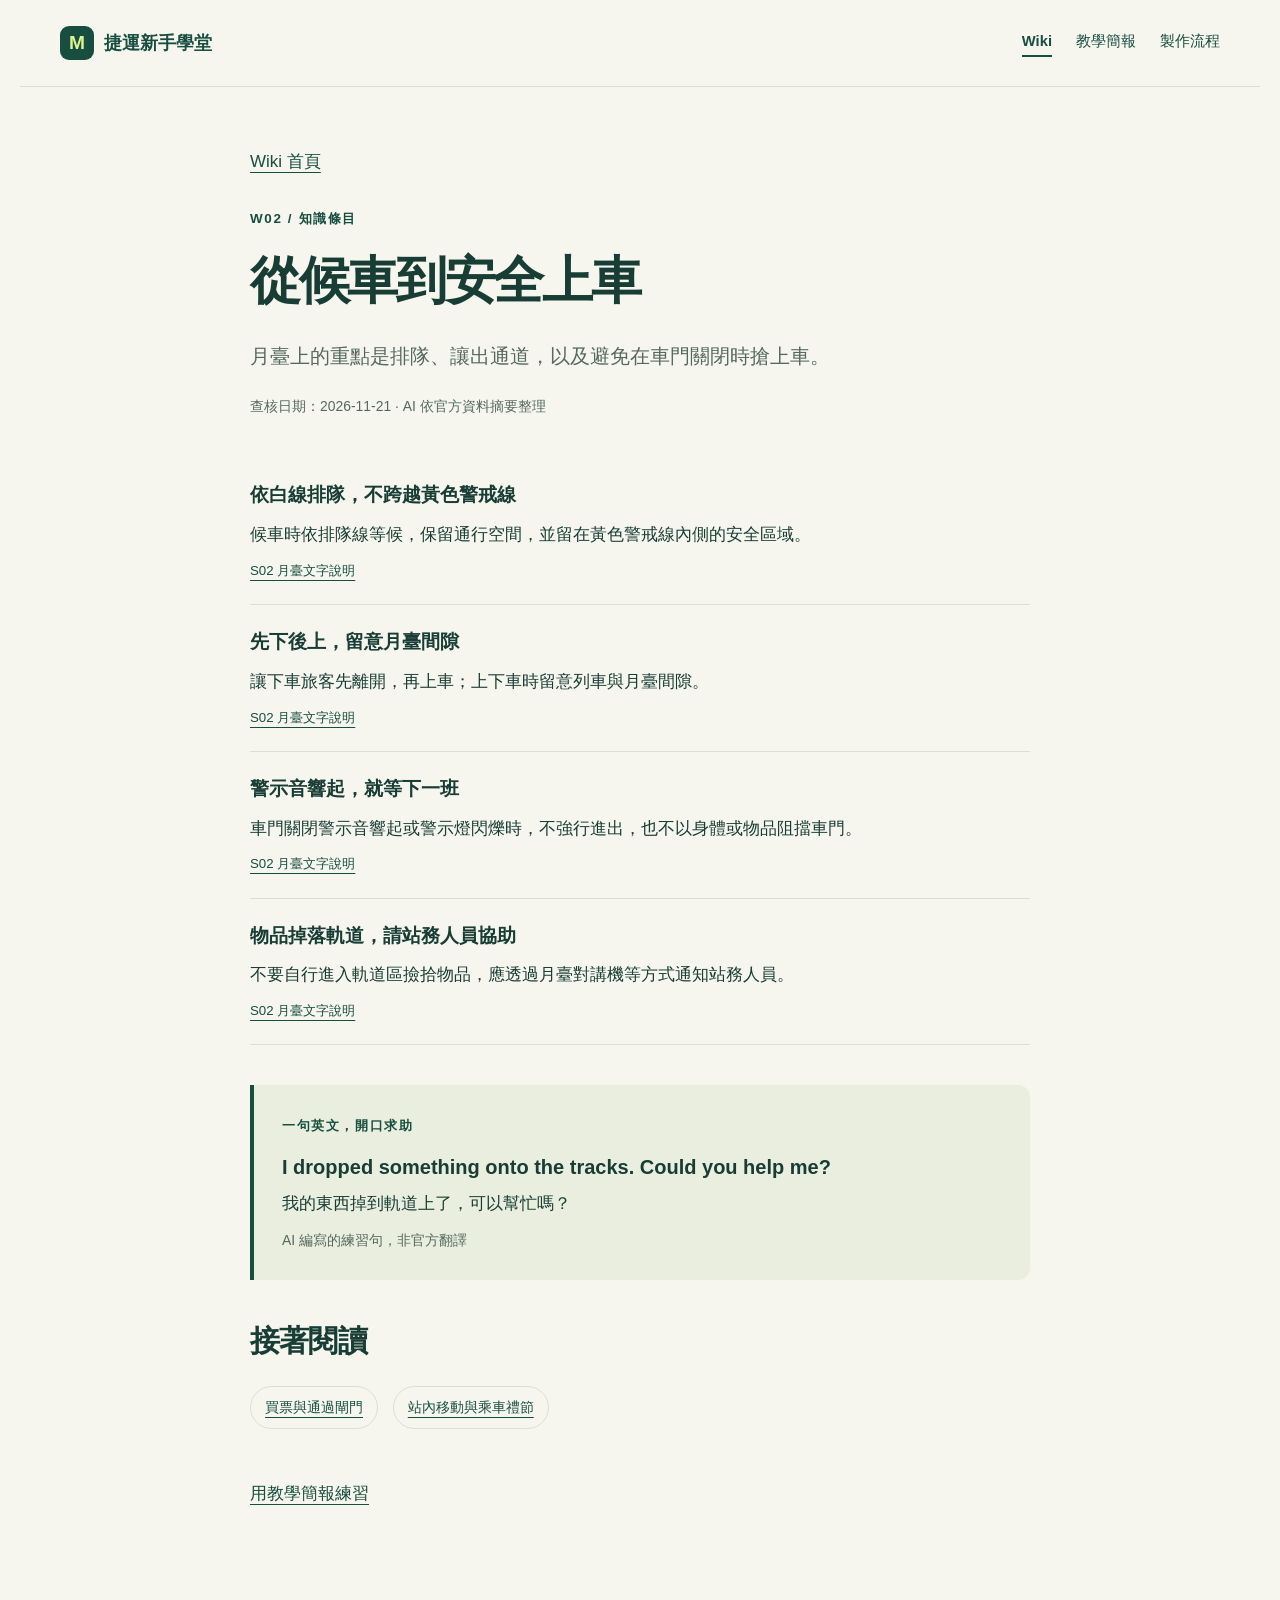
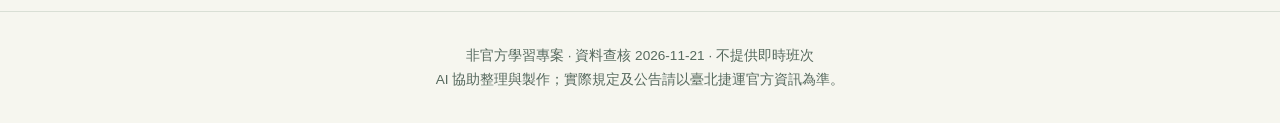
<file: wiki-boarding.html>
<!doctype html><html lang="zh-Hant"><head><meta charset="utf-8"><meta name="viewport" content="width=device-width, initial-scale=1"><meta name="description" content="以五篇臺北捷運官方資料整理的乘車知識庫與教學簡報。"><title>從候車到安全上車｜捷運新手學堂</title><link rel="stylesheet" href="style.css"></head><body><a class="skip" href="#main">跳到內容</a><header class="site-header"><a class="brand" href="index.html"><span class="brand-mark" aria-hidden="true">M</span>捷運新手學堂</a><nav aria-label="主要導覽"><a aria-current=page href="index.html">Wiki</a><a  href="slides.html">教學簡報</a><a  href="workflow.html">製作流程</a></nav></header><main id="main" class="reading"><a href="index.html">Wiki 首頁</a><span class="eyebrow block">W02 / 知識條目</span><h1>從候車到安全上車</h1><p class="lead">月臺上的重點是排隊、讓出通道，以及避免在車門關閉時搶上車。</p><p class="meta">查核日期：2026-11-21 · AI 依官方資料摘要整理</p><section aria-label="重點"><article class="claim" id="queue"><h3>依白線排隊，不跨越黃色警戒線</h3><p>候車時依排隊線等候，保留通行空間，並留在黃色警戒線內側的安全區域。</p><div class="source-line"><a href="sources.html#S02">S02 月臺文字說明</a></div></article><article class="claim" id="alight-first"><h3>先下後上，留意月臺間隙</h3><p>讓下車旅客先離開，再上車；上下車時留意列車與月臺間隙。</p><div class="source-line"><a href="sources.html#S02">S02 月臺文字說明</a></div></article><article class="claim" id="closing-doors"><h3>警示音響起，就等下一班</h3><p>車門關閉警示音響起或警示燈閃爍時，不強行進出，也不以身體或物品阻擋車門。</p><div class="source-line"><a href="sources.html#S02">S02 月臺文字說明</a></div></article><article class="claim" id="track-object"><h3>物品掉落軌道，請站務人員協助</h3><p>不要自行進入軌道區撿拾物品，應透過月臺對講機等方式通知站務人員。</p><div class="source-line"><a href="sources.html#S02">S02 月臺文字說明</a></div></article></section><aside class="phrase"><span class="eyebrow">一句英文，開口求助</span><p lang="en">I dropped something onto the tracks. Could you help me?</p><p>我的東西掉到軌道上了，可以幫忙嗎？</p><small>AI 編寫的練習句，非官方翻譯</small></aside><section class="related"><h2>接著閱讀</h2><a class="pill" href="wiki-tickets.html">買票與通過閘門</a> <a class="pill" href="wiki-station-safety.html">站內移動與乘車禮節</a></section><p><a href="slides.html">用教學簡報練習</a></p></main><footer class="site-footer">非官方學習專案 · 資料查核 2026-11-21 · 不提供即時班次<br>AI 協助整理與製作；實際規定及公告請以臺北捷運官方資訊為準。</footer></body></html>
</file>
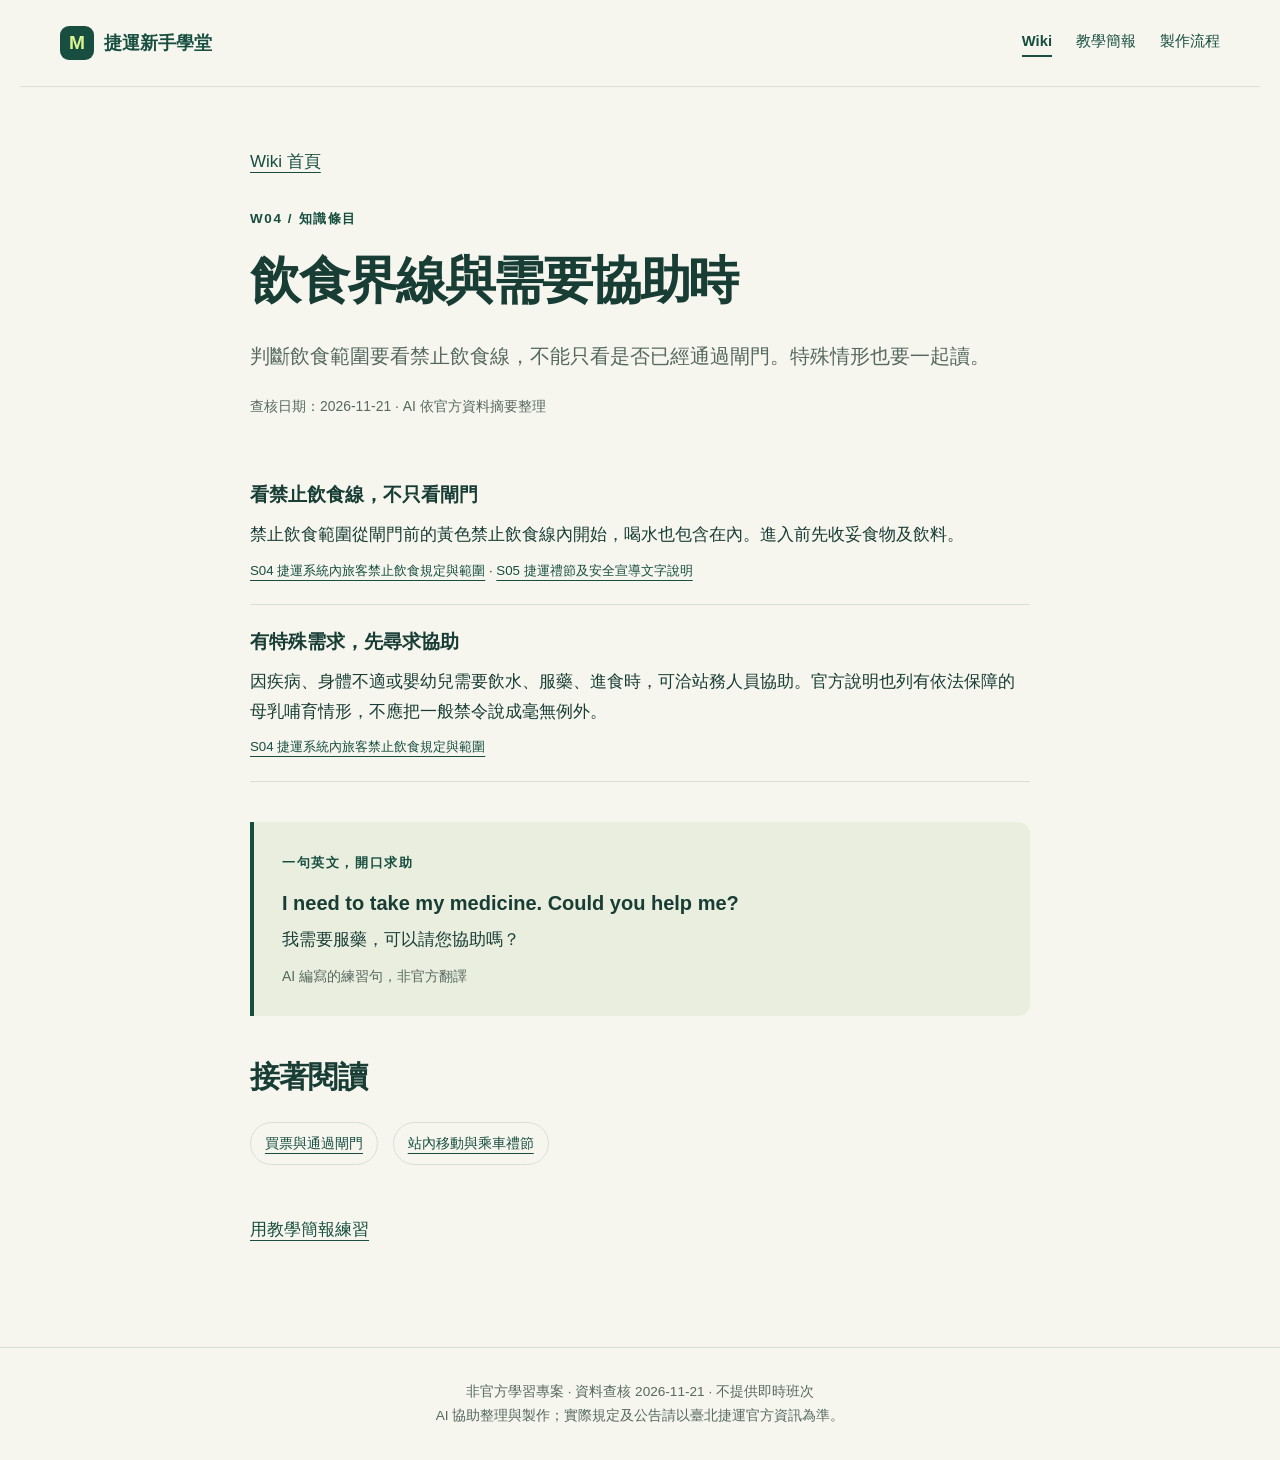
<file: wiki-food-and-help.html>
<!doctype html><html lang="zh-Hant"><head><meta charset="utf-8"><meta name="viewport" content="width=device-width, initial-scale=1"><meta name="description" content="以五篇臺北捷運官方資料整理的乘車知識庫與教學簡報。"><title>飲食界線與需要協助時｜捷運新手學堂</title><link rel="stylesheet" href="style.css"></head><body><a class="skip" href="#main">跳到內容</a><header class="site-header"><a class="brand" href="index.html"><span class="brand-mark" aria-hidden="true">M</span>捷運新手學堂</a><nav aria-label="主要導覽"><a aria-current=page href="index.html">Wiki</a><a  href="slides.html">教學簡報</a><a  href="workflow.html">製作流程</a></nav></header><main id="main" class="reading"><a href="index.html">Wiki 首頁</a><span class="eyebrow block">W04 / 知識條目</span><h1>飲食界線與需要協助時</h1><p class="lead">判斷飲食範圍要看禁止飲食線，不能只看是否已經通過閘門。特殊情形也要一起讀。</p><p class="meta">查核日期：2026-11-21 · AI 依官方資料摘要整理</p><section aria-label="重點"><article class="claim" id="food-line"><h3>看禁止飲食線，不只看閘門</h3><p>禁止飲食範圍從閘門前的黃色禁止飲食線內開始，喝水也包含在內。進入前先收妥食物及飲料。</p><div class="source-line"><a href="sources.html#S04">S04 捷運系統內旅客禁止飲食規定與範圍</a> · <a href="sources.html#S05">S05 捷運禮節及安全宣導文字說明</a></div></article><article class="claim" id="food-exceptions"><h3>有特殊需求，先尋求協助</h3><p>因疾病、身體不適或嬰幼兒需要飲水、服藥、進食時，可洽站務人員協助。官方說明也列有依法保障的母乳哺育情形，不應把一般禁令說成毫無例外。</p><div class="source-line"><a href="sources.html#S04">S04 捷運系統內旅客禁止飲食規定與範圍</a></div></article></section><aside class="phrase"><span class="eyebrow">一句英文，開口求助</span><p lang="en">I need to take my medicine. Could you help me?</p><p>我需要服藥，可以請您協助嗎？</p><small>AI 編寫的練習句，非官方翻譯</small></aside><section class="related"><h2>接著閱讀</h2><a class="pill" href="wiki-tickets.html">買票與通過閘門</a> <a class="pill" href="wiki-station-safety.html">站內移動與乘車禮節</a></section><p><a href="slides.html">用教學簡報練習</a></p></main><footer class="site-footer">非官方學習專案 · 資料查核 2026-11-21 · 不提供即時班次<br>AI 協助整理與製作；實際規定及公告請以臺北捷運官方資訊為準。</footer></body></html>
</file>
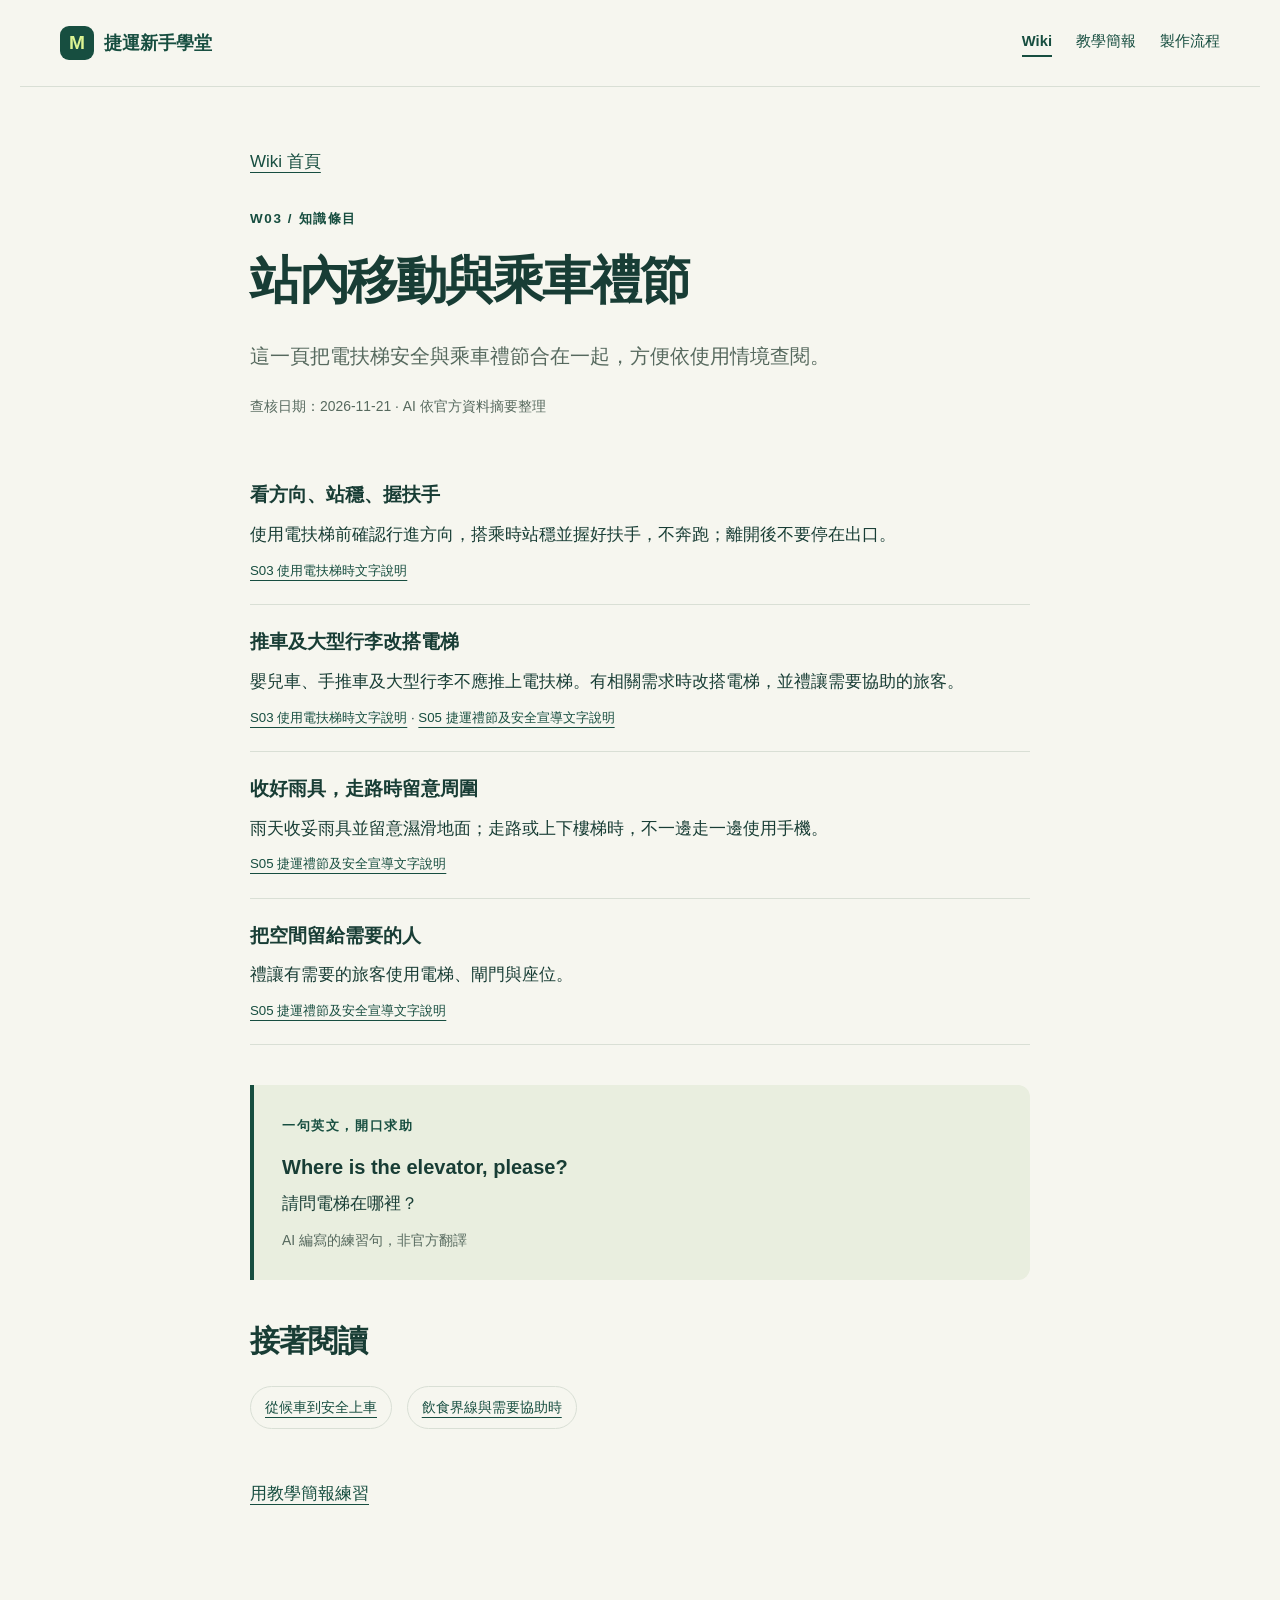
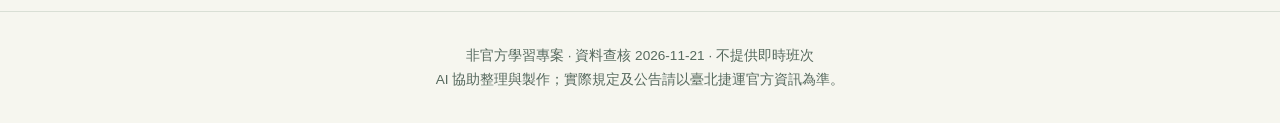
<file: wiki-station-safety.html>
<!doctype html><html lang="zh-Hant"><head><meta charset="utf-8"><meta name="viewport" content="width=device-width, initial-scale=1"><meta name="description" content="以五篇臺北捷運官方資料整理的乘車知識庫與教學簡報。"><title>站內移動與乘車禮節｜捷運新手學堂</title><link rel="stylesheet" href="style.css"></head><body><a class="skip" href="#main">跳到內容</a><header class="site-header"><a class="brand" href="index.html"><span class="brand-mark" aria-hidden="true">M</span>捷運新手學堂</a><nav aria-label="主要導覽"><a aria-current=page href="index.html">Wiki</a><a  href="slides.html">教學簡報</a><a  href="workflow.html">製作流程</a></nav></header><main id="main" class="reading"><a href="index.html">Wiki 首頁</a><span class="eyebrow block">W03 / 知識條目</span><h1>站內移動與乘車禮節</h1><p class="lead">這一頁把電扶梯安全與乘車禮節合在一起，方便依使用情境查閱。</p><p class="meta">查核日期：2026-11-21 · AI 依官方資料摘要整理</p><section aria-label="重點"><article class="claim" id="escalator"><h3>看方向、站穩、握扶手</h3><p>使用電扶梯前確認行進方向，搭乘時站穩並握好扶手，不奔跑；離開後不要停在出口。</p><div class="source-line"><a href="sources.html#S03">S03 使用電扶梯時文字說明</a></div></article><article class="claim" id="elevator"><h3>推車及大型行李改搭電梯</h3><p>嬰兒車、手推車及大型行李不應推上電扶梯。有相關需求時改搭電梯，並禮讓需要協助的旅客。</p><div class="source-line"><a href="sources.html#S03">S03 使用電扶梯時文字說明</a> · <a href="sources.html#S05">S05 捷運禮節及安全宣導文字說明</a></div></article><article class="claim" id="rain-phone"><h3>收好雨具，走路時留意周圍</h3><p>雨天收妥雨具並留意濕滑地面；走路或上下樓梯時，不一邊走一邊使用手機。</p><div class="source-line"><a href="sources.html#S05">S05 捷運禮節及安全宣導文字說明</a></div></article><article class="claim" id="courtesy"><h3>把空間留給需要的人</h3><p>禮讓有需要的旅客使用電梯、閘門與座位。</p><div class="source-line"><a href="sources.html#S05">S05 捷運禮節及安全宣導文字說明</a></div></article></section><aside class="phrase"><span class="eyebrow">一句英文，開口求助</span><p lang="en">Where is the elevator, please?</p><p>請問電梯在哪裡？</p><small>AI 編寫的練習句，非官方翻譯</small></aside><section class="related"><h2>接著閱讀</h2><a class="pill" href="wiki-boarding.html">從候車到安全上車</a> <a class="pill" href="wiki-food-and-help.html">飲食界線與需要協助時</a></section><p><a href="slides.html">用教學簡報練習</a></p></main><footer class="site-footer">非官方學習專案 · 資料查核 2026-11-21 · 不提供即時班次<br>AI 協助整理與製作；實際規定及公告請以臺北捷運官方資訊為準。</footer></body></html>
</file>
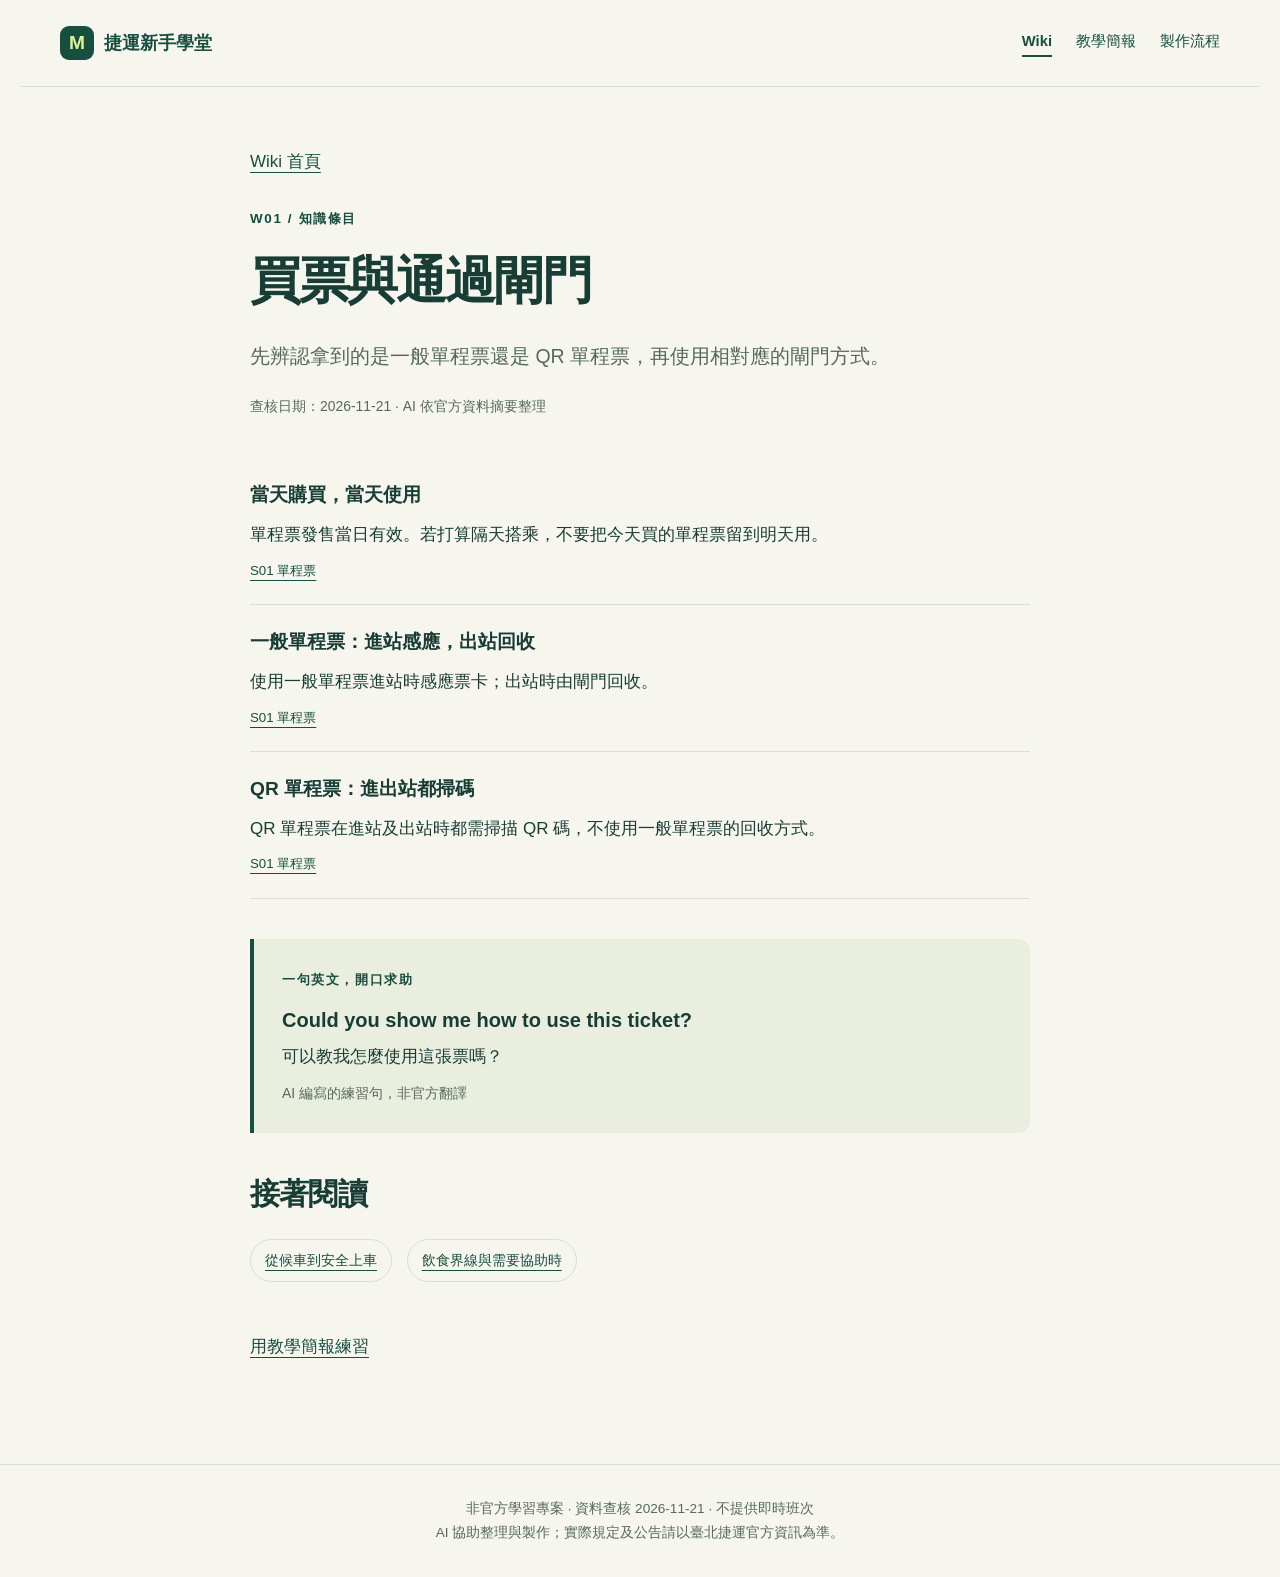
<file: wiki-tickets.html>
<!doctype html><html lang="zh-Hant"><head><meta charset="utf-8"><meta name="viewport" content="width=device-width, initial-scale=1"><meta name="description" content="以五篇臺北捷運官方資料整理的乘車知識庫與教學簡報。"><title>買票與通過閘門｜捷運新手學堂</title><link rel="stylesheet" href="style.css"></head><body><a class="skip" href="#main">跳到內容</a><header class="site-header"><a class="brand" href="index.html"><span class="brand-mark" aria-hidden="true">M</span>捷運新手學堂</a><nav aria-label="主要導覽"><a aria-current=page href="index.html">Wiki</a><a  href="slides.html">教學簡報</a><a  href="workflow.html">製作流程</a></nav></header><main id="main" class="reading"><a href="index.html">Wiki 首頁</a><span class="eyebrow block">W01 / 知識條目</span><h1>買票與通過閘門</h1><p class="lead">先辨認拿到的是一般單程票還是 QR 單程票，再使用相對應的閘門方式。</p><p class="meta">查核日期：2026-11-21 · AI 依官方資料摘要整理</p><section aria-label="重點"><article class="claim" id="ticket-validity"><h3>當天購買，當天使用</h3><p>單程票發售當日有效。若打算隔天搭乘，不要把今天買的單程票留到明天用。</p><div class="source-line"><a href="sources.html#S01">S01 單程票</a></div></article><article class="claim" id="ticket-gates"><h3>一般單程票：進站感應，出站回收</h3><p>使用一般單程票進站時感應票卡；出站時由閘門回收。</p><div class="source-line"><a href="sources.html#S01">S01 單程票</a></div></article><article class="claim" id="qr-gates"><h3>QR 單程票：進出站都掃碼</h3><p>QR 單程票在進站及出站時都需掃描 QR 碼，不使用一般單程票的回收方式。</p><div class="source-line"><a href="sources.html#S01">S01 單程票</a></div></article></section><aside class="phrase"><span class="eyebrow">一句英文，開口求助</span><p lang="en">Could you show me how to use this ticket?</p><p>可以教我怎麼使用這張票嗎？</p><small>AI 編寫的練習句，非官方翻譯</small></aside><section class="related"><h2>接著閱讀</h2><a class="pill" href="wiki-boarding.html">從候車到安全上車</a> <a class="pill" href="wiki-food-and-help.html">飲食界線與需要協助時</a></section><p><a href="slides.html">用教學簡報練習</a></p></main><footer class="site-footer">非官方學習專案 · 資料查核 2026-11-21 · 不提供即時班次<br>AI 協助整理與製作；實際規定及公告請以臺北捷運官方資訊為準。</footer></body></html>
</file>
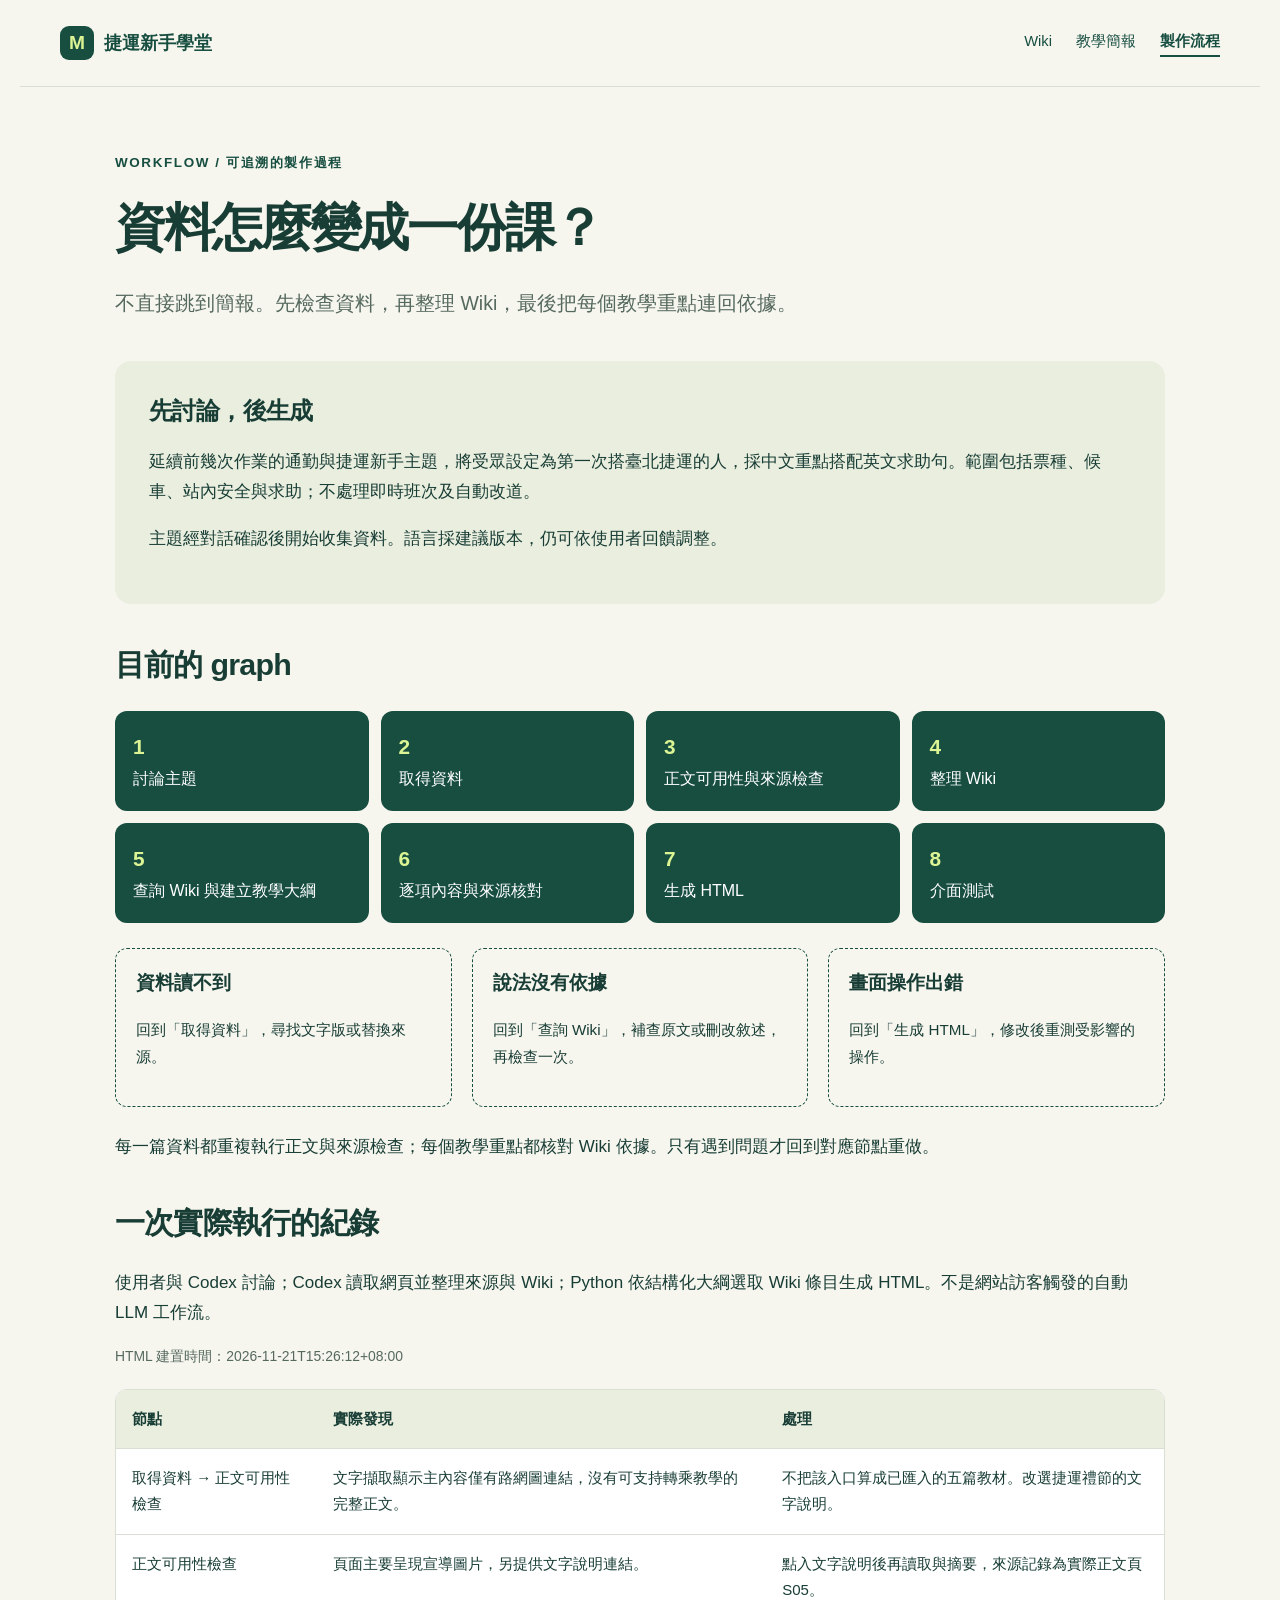
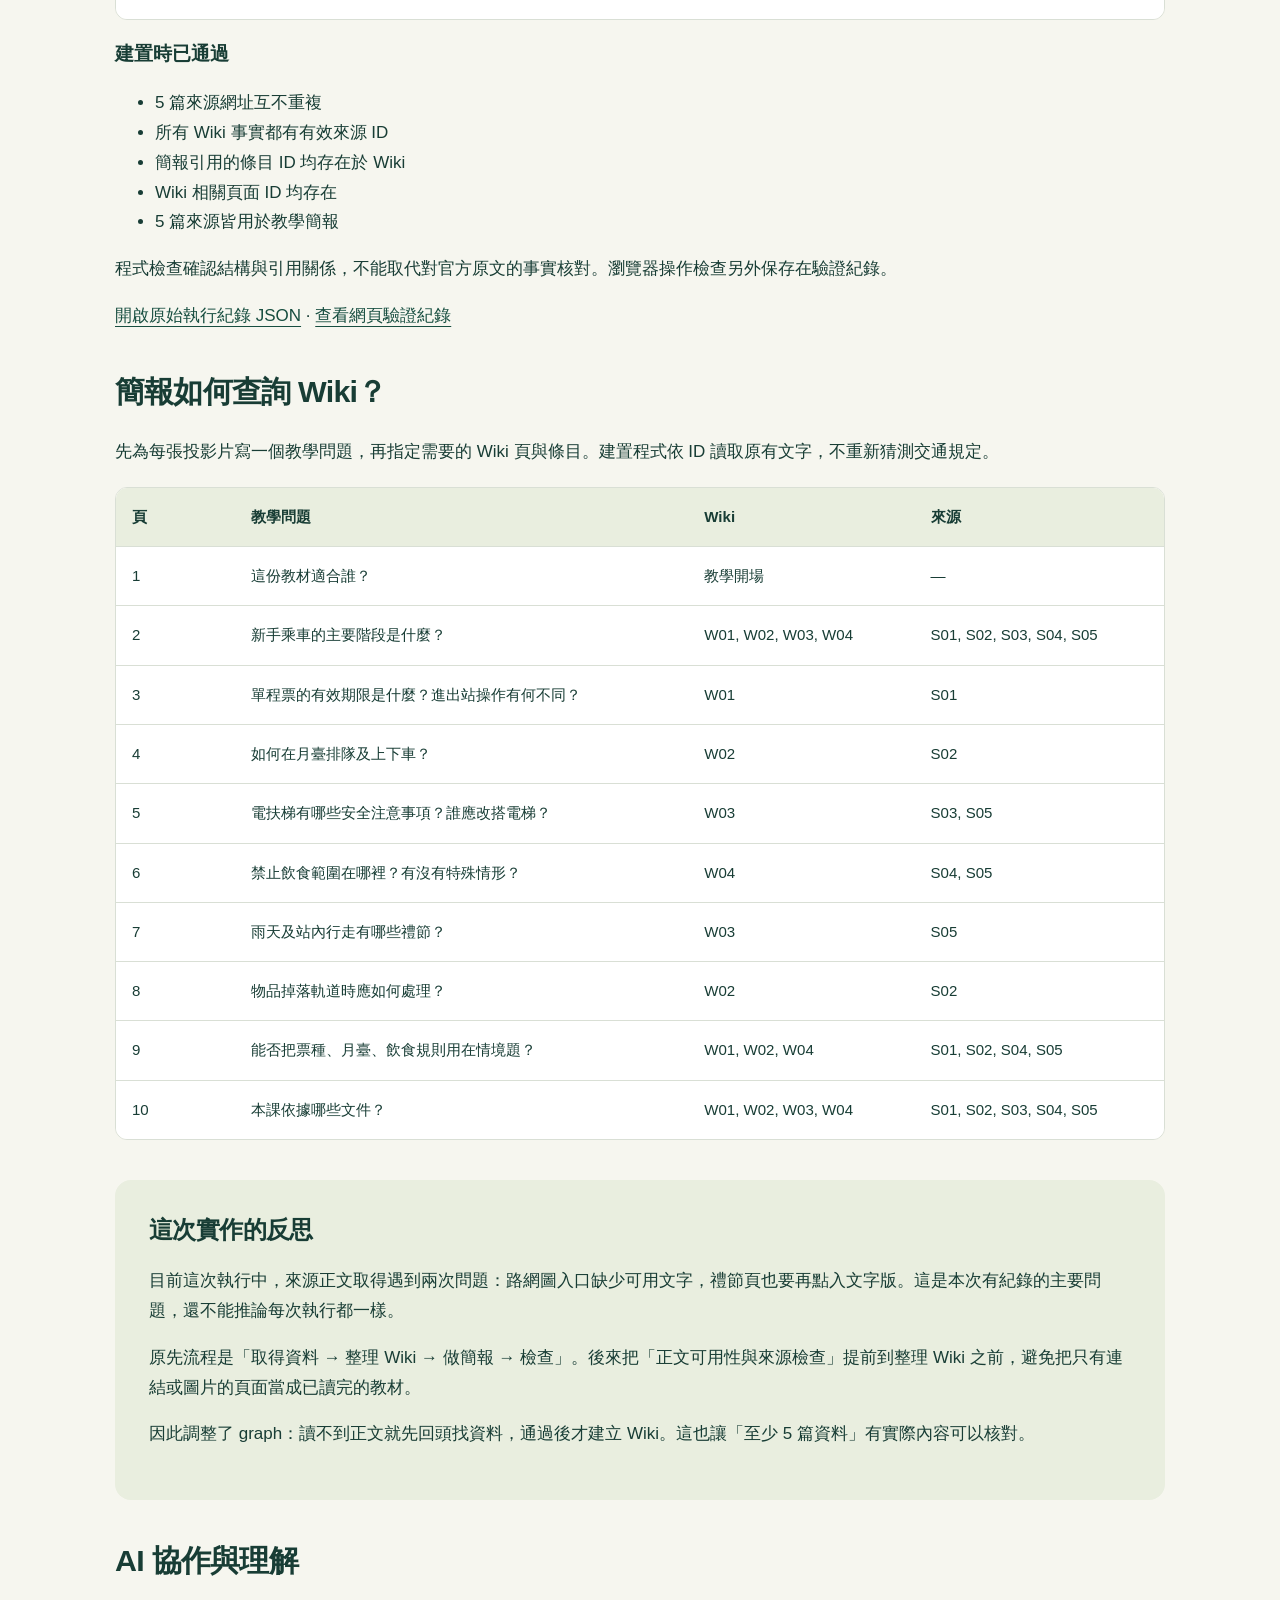
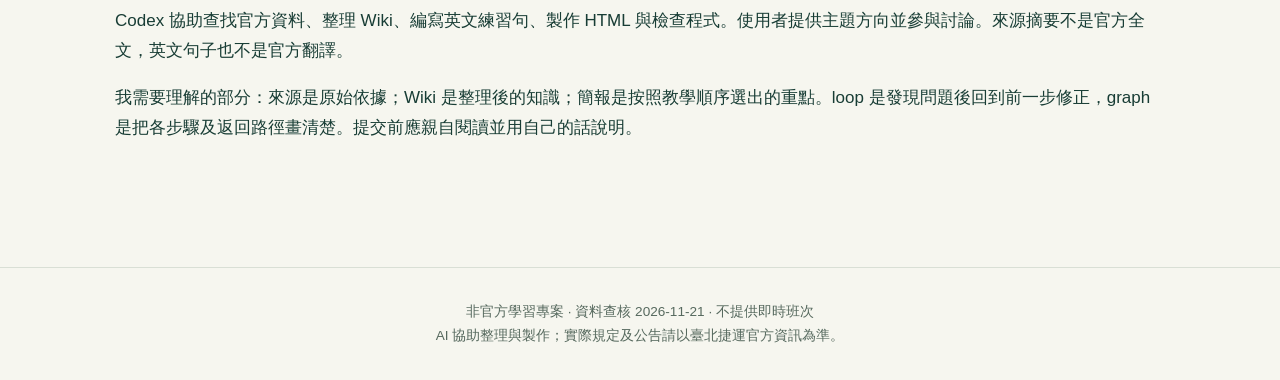
<file: workflow.html>
<!doctype html><html lang="zh-Hant"><head><meta charset="utf-8"><meta name="viewport" content="width=device-width, initial-scale=1"><meta name="description" content="以五篇臺北捷運官方資料整理的乘車知識庫與教學簡報。"><title>流程與檢查紀錄｜捷運新手學堂</title><link rel="stylesheet" href="style.css"></head><body><a class="skip" href="#main">跳到內容</a><header class="site-header"><a class="brand" href="index.html"><span class="brand-mark" aria-hidden="true">M</span>捷運新手學堂</a><nav aria-label="主要導覽"><a  href="index.html">Wiki</a><a  href="slides.html">教學簡報</a><a aria-current=page href="workflow.html">製作流程</a></nav></header><main id="main" class="reading wide"><span class="eyebrow">WORKFLOW / 可追溯的製作過程</span><h1>資料怎麼變成一份課？</h1><p class="lead">不直接跳到簡報。先檢查資料，再整理 Wiki，最後把每個教學重點連回依據。</p><section class="note-band"><h2>先討論，後生成</h2><p>延續前幾次作業的通勤與捷運新手主題，將受眾設定為第一次搭臺北捷運的人，採中文重點搭配英文求助句。範圍包括票種、候車、站內安全與求助；不處理即時班次及自動改道。</p><p>主題經對話確認後開始收集資料。語言採建議版本，仍可依使用者回饋調整。</p></section><section><h2>目前的 graph</h2><ol class="flow"><li>討論主題</li><li>取得資料</li><li>正文可用性與來源檢查</li><li>整理 Wiki</li><li>查詢 Wiki 與建立教學大綱</li><li>逐項內容與來源核對</li><li>生成 HTML</li><li>介面測試</li></ol><div class="loop-grid"><article><h3>資料讀不到</h3><p>回到「取得資料」，尋找文字版或替換來源。</p></article><article><h3>說法沒有依據</h3><p>回到「查詢 Wiki」，補查原文或刪改敘述，再檢查一次。</p></article><article><h3>畫面操作出錯</h3><p>回到「生成 HTML」，修改後重測受影響的操作。</p></article></div><p>每一篇資料都重複執行正文與來源檢查；每個教學重點都核對 Wiki 依據。只有遇到問題才回到對應節點重做。</p></section><section><h2>一次實際執行的紀錄</h2><p>使用者與 Codex 討論；Codex 讀取網頁並整理來源與 Wiki；Python 依結構化大綱選取 Wiki 條目生成 HTML。不是網站訪客觸發的自動 LLM 工作流。</p><p class="meta">HTML 建置時間：2026-11-21T15:26:12+08:00</p><div class="table-wrap"><table><thead><tr><th>節點</th><th>實際發現</th><th>處理</th></tr></thead><tbody><tr><td>取得資料 → 正文可用性檢查</td><td>文字擷取顯示主內容僅有路網圖連結，沒有可支持轉乘教學的完整正文。</td><td>不把該入口算成已匯入的五篇教材。改選捷運禮節的文字說明。</td></tr><tr><td>正文可用性檢查</td><td>頁面主要呈現宣導圖片，另提供文字說明連結。</td><td>點入文字說明後再讀取與摘要，來源記錄為實際正文頁 S05。</td></tr></tbody></table></div><h3>建置時已通過</h3><ul><li>5 篇來源網址互不重複</li><li>所有 Wiki 事實都有有效來源 ID</li><li>簡報引用的條目 ID 均存在於 Wiki</li><li>Wiki 相關頁面 ID 均存在</li><li>5 篇來源皆用於教學簡報</li></ul><p>程式檢查確認結構與引用關係，不能取代對官方原文的事實核對。瀏覽器操作檢查另外保存在驗證紀錄。</p><p><a href="run-log.json">開啟原始執行紀錄 JSON</a> · <a href="validation.html">查看網頁驗證紀錄</a></p></section><section><h2>簡報如何查詢 Wiki？</h2><p>先為每張投影片寫一個教學問題，再指定需要的 Wiki 頁與條目。建置程式依 ID 讀取原有文字，不重新猜測交通規定。</p><div class="table-wrap"><table><thead><tr><th>頁</th><th>教學問題</th><th>Wiki</th><th>來源</th></tr></thead><tbody><tr><td>1</td><td>這份教材適合誰？</td><td>教學開場</td><td>—</td></tr><tr><td>2</td><td>新手乘車的主要階段是什麼？</td><td>W01, W02, W03, W04</td><td>S01, S02, S03, S04, S05</td></tr><tr><td>3</td><td>單程票的有效期限是什麼？進出站操作有何不同？</td><td>W01</td><td>S01</td></tr><tr><td>4</td><td>如何在月臺排隊及上下車？</td><td>W02</td><td>S02</td></tr><tr><td>5</td><td>電扶梯有哪些安全注意事項？誰應改搭電梯？</td><td>W03</td><td>S03, S05</td></tr><tr><td>6</td><td>禁止飲食範圍在哪裡？有沒有特殊情形？</td><td>W04</td><td>S04, S05</td></tr><tr><td>7</td><td>雨天及站內行走有哪些禮節？</td><td>W03</td><td>S05</td></tr><tr><td>8</td><td>物品掉落軌道時應如何處理？</td><td>W02</td><td>S02</td></tr><tr><td>9</td><td>能否把票種、月臺、飲食規則用在情境題？</td><td>W01, W02, W04</td><td>S01, S02, S04, S05</td></tr><tr><td>10</td><td>本課依據哪些文件？</td><td>W01, W02, W03, W04</td><td>S01, S02, S03, S04, S05</td></tr></tbody></table></div></section><section class="note-band"><h2>這次實作的反思</h2><p>目前這次執行中，來源正文取得遇到兩次問題：路網圖入口缺少可用文字，禮節頁也要再點入文字版。這是本次有紀錄的主要問題，還不能推論每次執行都一樣。</p><p>原先流程是「取得資料 → 整理 Wiki → 做簡報 → 檢查」。後來把「正文可用性與來源檢查」提前到整理 Wiki 之前，避免把只有連結或圖片的頁面當成已讀完的教材。</p><p>因此調整了 graph：讀不到正文就先回頭找資料，通過後才建立 Wiki。這也讓「至少 5 篇資料」有實際內容可以核對。</p></section><section><h2>AI 協作與理解</h2><p>Codex 協助查找官方資料、整理 Wiki、編寫英文練習句、製作 HTML 與檢查程式。使用者提供主題方向並參與討論。來源摘要不是官方全文，英文句子也不是官方翻譯。</p><p>我需要理解的部分：來源是原始依據；Wiki 是整理後的知識；簡報是按照教學順序選出的重點。loop 是發現問題後回到前一步修正，graph 是把各步驟及返回路徑畫清楚。提交前應親自閱讀並用自己的話說明。</p></section></main><footer class="site-footer">非官方學習專案 · 資料查核 2026-11-21 · 不提供即時班次<br>AI 協助整理與製作；實際規定及公告請以臺北捷運官方資訊為準。</footer></body></html>
</file>
<file: style.css>
@charset "UTF-8";
:root{--ink:#183d35;--paper:#f6f6ef;--green:#174e40;--lime:#dcf493;--line:#d9dfd5;--muted:#56695e;--white:#fff;--orange:#d47a49}
*{box-sizing:border-box}html{scroll-behavior:smooth}body{margin:0;background:var(--paper);color:var(--ink);font:17px/1.75 -apple-system,BlinkMacSystemFont,"Segoe UI","Noto Sans TC",sans-serif}a{color:var(--green);text-underline-offset:5px}a:hover{color:#567a30}a:focus-visible,button:focus-visible,select:focus-visible,summary:focus-visible{outline:3px solid var(--orange);outline-offset:5px}button,select{font:inherit}button{cursor:pointer}h1,h2,h3,p{margin-top:0}h1{font-size:clamp(2.2rem,4.5vw,4.4rem);line-height:1.23;letter-spacing:-.045em;margin-bottom:25px}h2{font-size:1.9rem;line-height:1.35;letter-spacing:-.025em}h3{font-size:1.2rem;line-height:1.5}p{margin-bottom:1em}.lead{font-size:1.22rem;line-height:1.85;color:var(--muted)}.eyebrow{font-size:.84rem;font-weight:700;letter-spacing:.12em;color:var(--green)}.block{display:block;margin:30px 0 16px}.meta,small{font-size:.87rem;color:var(--muted)}.site-header{max-width:1240px;margin:auto;padding:26px 40px;display:flex;align-items:center;justify-content:space-between;border-bottom:1px solid var(--line);gap:20px}.brand{font-weight:800;font-size:1.1rem;text-decoration:none;display:flex;align-items:center;gap:10px}.brand-mark{display:grid;place-items:center;width:34px;height:34px;background:var(--green);color:var(--lime);border-radius:9px;font-size:1.2rem}.site-header nav{display:flex;gap:24px}.site-header nav a{text-decoration:none;font-size:.92rem}.site-header nav a[aria-current]{border-bottom:2px solid var(--green);font-weight:700}.hero{max-width:1240px;margin:auto;padding:78px 40px 65px;display:grid;grid-template-columns:1.4fr 1fr;gap:60px;align-items:center}.hero .eyebrow{display:block;margin-bottom:24px}.actions,.end-links{display:flex;gap:12px;flex-wrap:wrap;margin:28px 0}.button{display:inline-block;background:var(--green);color:var(--white);border:1px solid var(--green);border-radius:8px;padding:12px 23px;text-decoration:none;font-weight:650}.button:hover{background:#28604e;color:white}.button.secondary{background:transparent;color:var(--green)}.journey-art{position:relative;background:var(--green);color:var(--white);border-radius:28px;padding:30px 34px;transform:rotate(2deg);box-shadow:12px 12px 0 var(--lime)}.art-caption{font-size:.8rem;letter-spacing:.14em;color:var(--lime)}.journey-art ol{list-style:none;padding-left:23px;border-left:4px solid var(--lime);margin:30px 0}.journey-art li{position:relative;font-size:1.5rem;font-weight:650;padding:6px 0 12px 8px}.journey-art li:before{content:"";position:absolute;width:16px;height:16px;background:var(--lime);border:4px solid var(--green);border-radius:50%;left:-37px;top:16px}.journey-art li span{font-size:.78rem;letter-spacing:.12em;font-weight:400;display:block;color:#deeadc}.journey-art p{font-size:.9rem;margin:0;color:#e7f1df}.section{max-width:1240px;margin:auto;padding:36px 40px 65px}.section-heading{display:flex;justify-content:space-between;align-items:end;gap:20px;margin-bottom:25px}.section-heading h2{margin:10px 0 0}.section-heading>a{font-size:.9rem}.wiki-grid{display:grid;grid-template-columns:repeat(2,1fr);gap:20px}.wiki-card{display:block;text-decoration:none;border:1px solid var(--line);border-radius:16px;padding:30px;background:#fff;transition:transform .15s}.wiki-card:hover{transform:translateY(-3px);border-color:var(--green)}.wiki-card h2{font-size:1.55rem;margin:12px 0}.wiki-card p{color:var(--muted)}.text-link{font-size:.92rem;font-weight:700}.note-band{max-width:1160px;margin:0 auto 50px;padding:34px;background:#e9eedf;border-radius:16px}.note-band h2{font-size:1.5rem}.site-footer{text-align:center;border-top:1px solid var(--line);padding:32px 20px;font-size:.85rem;color:var(--muted);margin-top:25px}.reading{max-width:850px;padding:60px 35px;margin:auto}.reading.wide{max-width:1120px}.reading h1{font-size:clamp(2rem,4vw,3.4rem);margin-top:20px}.reading>section{margin:40px 0}.claim{padding:23px 0;border-bottom:1px solid var(--line)}.claim h3{margin-bottom:10px}.claim p{margin-bottom:10px}.source-line{font-size:.83rem;line-height:1.6}.phrase{margin:32px 0;padding:25px 28px;border-left:4px solid var(--green);background:#e9eedf;border-radius:0 12px 12px 0}.phrase p[lang=en]{font-size:1.25rem;font-weight:600;margin:10px 0 4px}.phrase p{margin:0 0 6px}.pill{display:inline-block;margin:0 10px 10px 0;padding:8px 14px;border:1px solid var(--line);border-radius:24px;font-size:.9rem}.source-card{margin:30px 0;padding:30px;background:white;border:1px solid var(--line);border-radius:14px;scroll-margin-top:25px}.source-card h2{font-size:1.5rem;margin-top:10px}.source-card li{padding-bottom:8px}.flow{list-style:none;padding:0;display:grid;grid-template-columns:repeat(4,1fr);gap:12px;counter-reset:step}.flow li{counter-increment:step;background:var(--green);color:white;padding:18px;border-radius:12px;font-size:1rem}.flow li:before{content:counter(step);display:block;color:var(--lime);font-size:1.3rem;font-weight:800}.loop-grid{display:grid;grid-template-columns:repeat(3,1fr);gap:20px;margin:25px 0}.loop-grid article{border:1px dashed var(--green);border-radius:12px;padding:20px}.loop-grid p{font-size:.95rem}.table-wrap{overflow-x:auto;border:1px solid var(--line);border-radius:12px;margin:20px 0}table{border-collapse:collapse;width:100%;background:#fff;font-size:.94rem}th,td{text-align:left;vertical-align:top;padding:16px;border-bottom:1px solid var(--line);min-width:95px}th{background:#e9eedf}tr:last-child td{border-bottom:0}.deck{max-width:1240px;margin:auto;padding:22px 40px 35px}.deck-hint{font-size:.85rem;color:var(--muted);margin-bottom:18px}.deck-hint a{float:right}.slide{background:#fff;border:1px solid var(--line);border-radius:20px;padding:36px 48px;margin-bottom:24px;min-height:580px;position:relative}.slide-topline{display:flex;justify-content:space-between;gap:15px;margin-bottom:24px}.slide-number{font-size:.85rem;color:var(--muted);font-variant-numeric:tabular-nums}.slide h2{font-size:clamp(2.1rem,3.3vw,3.2rem);line-height:1.3;margin:0 0 20px;letter-spacing:-.035em}.slide.cover{background:var(--green);color:white;padding-top:38px;background-image:radial-gradient(circle at 100% 100%,#326b51 0,transparent 55%)}.slide.cover h2{font-size:clamp(2.5rem,5.4vw,5.2rem);margin:32px 0}.slide.cover .eyebrow,.slide.cover .slide-number{color:var(--lime)}.slide.cover .lead,.slide.cover .meta{color:#e3efde}.lesson-tags{display:flex;gap:12px;flex-wrap:wrap;margin:28px 0}.lesson-tags span{border:1px solid #739682;border-radius:30px;padding:7px 15px;font-size:.9rem}.slide-references{margin-top:26px;padding-top:16px;border-top:1px solid var(--line);font-size:.82rem;color:var(--muted)}.slide.cover .slide-references{border-color:#739682;color:#e3efde}.slide-claims{display:grid;grid-template-columns:repeat(auto-fit,minmax(min(100%,240px),1fr));gap:26px}.slide-claims .claim{padding:10px 0 17px}.slide-claims .claim p{font-size:1rem;line-height:1.75}.slide .phrase{margin:23px 0 8px;padding:16px 23px}.slide .phrase .eyebrow{font-size:.75rem}.slide .phrase p[lang=en]{font-size:1.1rem}.slide .phrase p,.slide .phrase small{font-size:.85rem}.deck-controls{display:flex;align-items:center;gap:15px;padding:8px 0}.deck-controls button{background:var(--green);border:0;color:white;padding:10px 20px;border-radius:8px;white-space:nowrap}.deck-controls button:disabled{opacity:.38;cursor:default}.deck-controls select{background:transparent;border:1px solid var(--line);border-radius:8px;padding:10px;min-width:0;max-width:380px;flex:1;color:var(--ink)}#progress{font-size:.9rem;font-variant-numeric:tabular-nums;white-space:nowrap;margin-left:auto}.learning-route{list-style:none;padding:0;display:grid;grid-template-columns:repeat(2,1fr);gap:20px;counter-reset:route;margin:30px 0}.learning-route li{counter-increment:route;border:1px solid var(--line);border-radius:12px;padding:20px}.learning-route li:before{content:counter(route,decimal-leading-zero);display:inline-block;margin-right:18px;font-weight:800;color:var(--green)}.quiz details{border:1px solid var(--line);border-radius:12px;padding:16px 20px;margin:15px 0}.quiz summary{cursor:pointer;font-weight:600}.quiz details p{margin:14px 0 0;color:var(--muted);font-size:1rem}.quiz details p a{display:inline-block;margin-left:8px}.sr-only{position:absolute;width:1px;height:1px;padding:0;margin:-1px;overflow:hidden;clip:rect(0,0,0,0);white-space:nowrap;border:0}.skip{position:absolute;top:-80px;background:white;padding:12px;z-index:10}.skip:focus{top:0}[hidden]{display:none!important}
@media(max-width:760px){.site-header{padding:18px 20px;gap:15px;align-items:flex-start}.brand{font-size:.95rem}.brand-mark{width:28px;height:28px}.site-header nav{gap:14px;flex-wrap:wrap}.site-header nav a{font-size:.82rem}.hero{grid-template-columns:1fr;padding:45px 24px;gap:35px}.hero h1{font-size:2.65rem}.journey-art{max-width:500px;transform:none;padding:24px}.journey-art ol{display:grid;grid-template-columns:1fr 1fr;border:0;padding:0;gap:15px}.journey-art li{padding:0}.journey-art li:before{display:none}.section{padding:30px 24px}.section-heading{display:block}.section-heading>a{display:inline-block;margin-top:15px}.wiki-grid{grid-template-columns:1fr}.wiki-card{padding:24px}.note-band{margin:20px;padding:25px}.reading{padding:35px 24px}.reading .note-band{margin:30px 0}.flow{grid-template-columns:repeat(2,1fr)}.loop-grid{grid-template-columns:1fr;gap:10px}.deck{padding:20px 16px}.deck-hint a{float:none;display:block}.slide{padding:25px 23px;min-height:0}.slide h2{font-size:2rem}.slide.cover{min-height:530px}.slide.cover h2{font-size:2.7rem}.slide-claims{grid-template-columns:1fr;gap:8px}.slide-claims .claim{padding:10px 0}.deck-controls{gap:8px;flex-wrap:wrap}.deck-controls button{padding:9px 12px;font-size:.9rem}.deck-controls select{font-size:.85rem;max-width:200px}#progress{margin:0;font-size:.8rem}.learning-route{grid-template-columns:1fr;gap:10px}.slide .phrase{padding:16px}.quiz details{padding:14px}.site-footer{font-size:.8rem}}
@media print{.site-header,.site-footer,.deck-controls,.deck-hint,.skip{display:none}.deck{max-width:none;padding:0}.slide,.slide[hidden]{display:block!important;break-after:page;min-height:0;border:0}.slide.cover{background:#fff;color:#183d35}.slide.cover .lead,.slide.cover .meta,.slide.cover .eyebrow,.slide.cover .slide-number,.slide.cover .slide-references{color:#183d35}.slide h2{font-size:30pt}.slide{padding:25px}.slide details>p{display:block}a{color:inherit}}
@media(prefers-reduced-motion:reduce){html{scroll-behavior:auto}.wiki-card{transition:none}}

.deck-controls{position:sticky;top:0;z-index:5;background:var(--paper);margin-bottom:18px;border-bottom:1px solid var(--line)}
</file>
